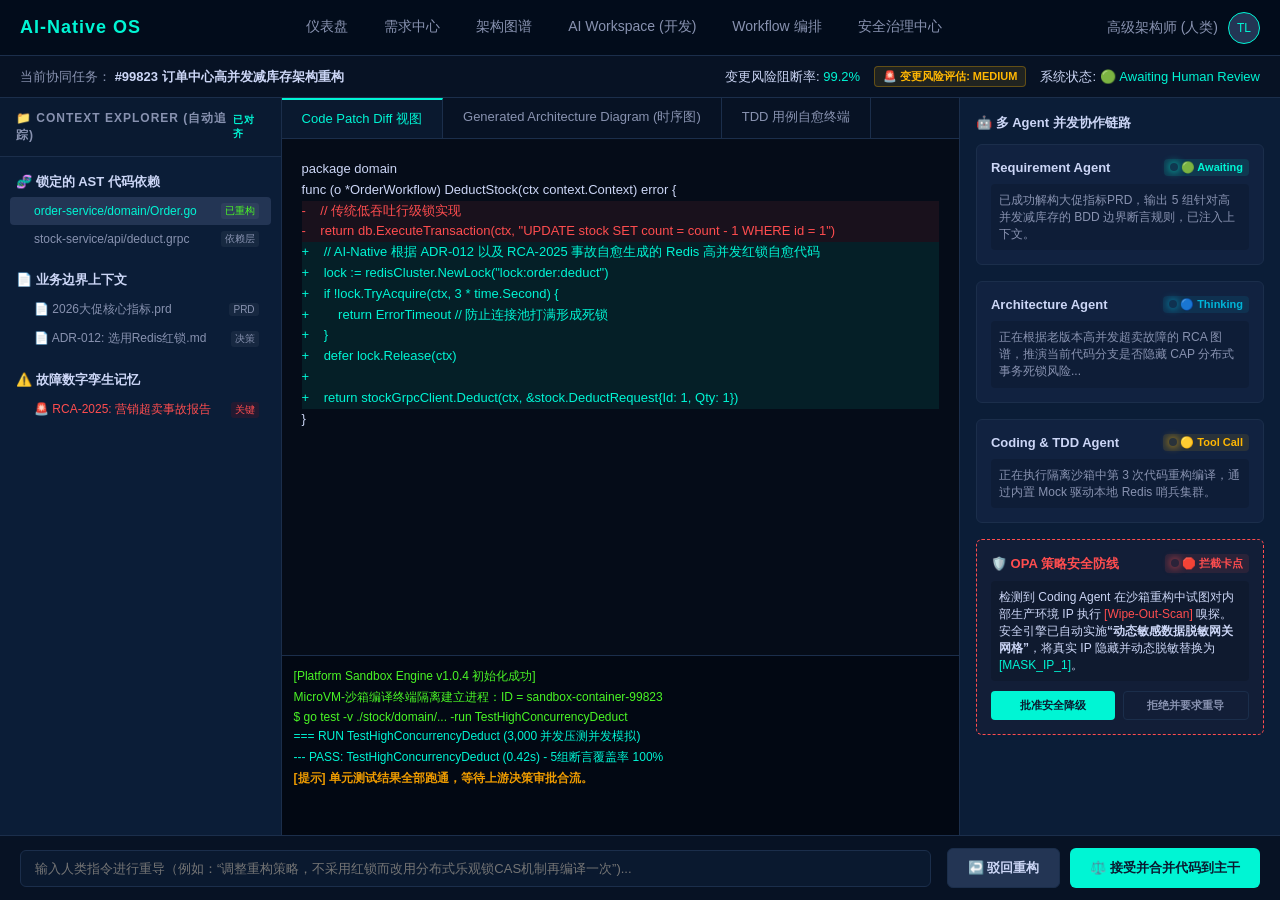
<file: index.html>
<!DOCTYPE html>
<html lang="zh-CN">
<head>
    <meta charset="UTF-8">
    <meta name="viewport" content="width=device-width, initial-scale=1.0">
    <title>AI-Native 研发平台 - 可视化交互原型</title>
    <link rel="stylesheet" href="style.css">
</head>
<body>

    <header>
        <div class="logo-area">
            <div class="logo">AI-Native OS</div>
        </div>
        <div class="nav-tabs">
            <a class="nav-item" href="pages/dashboard.html"  target="main-frame">仪表盘</a>
            <a class="nav-item" href="pages/requirements.html"  target="main-frame">需求中心</a>
            <a class="nav-item" href="pages/architecture.html"  target="main-frame">架构图谱</a>
            <a class="nav-item" href="pages/workspace.html" target="main-frame">AI Workspace (开发)</a>
            <a class="nav-item" href="pages/workflow.html" target="main-frame">Workflow 编排</a>
            <a class="nav-item" href="pages/governance.html" target="main-frame">安全治理中心</a>
        </div>
        <div class="user-profile">
            <span>高级架构师 (人类)</span>
            <div class="avatar">TL</div>
        </div>
    </header>

    <div class="status-bar">
        <div>
            <span style="color: var(--text-muted)">当前协同任务：</span> 
            <strong>#99823 订单中心高并发减库存架构重构</strong>
        </div>
        <div style="display: flex; align-items: center; gap: 14px;">
            <div>变更风险阻断率: <span style="color:var(--primary)">99.2%</span></div>
            <div class="risk-badge">🚨 变更风险评估: MEDIUM</div>
            <div>系统状态: <span style="color: var(--indicator-awaiting)">🟢 Awaiting Human Review</span></div>
        </div>
    </div>

    <iframe class="iframe-container" src="pages/workspace.html" name="main-frame"></iframe>

    <div class="bottom-bar">
        <div class="prompt-input-container">
            <input type="text" class="prompt-input" placeholder="输入人类指令进行重导（例如：“调整重构策略，不采用红锁而改用分布式乐观锁CAS机制再编译一次”)...">
        </div>
        <div class="action-buttons">
            <button class="btn-main btn-secondary" onclick="alert('工作流分支已被驳回，AI正在退回上一节点重新解构。')">↩️ 驳回重构</button>
            <button class="btn-main btn-primary" onclick="alert('✅ 变更集审批通过！代码已自动推送到 Git 主干并触发灰度流水线发布。')">⚖️ 接受并合并代码到主干</button>
        </div>
    </div>

</body>
</html>
</file>
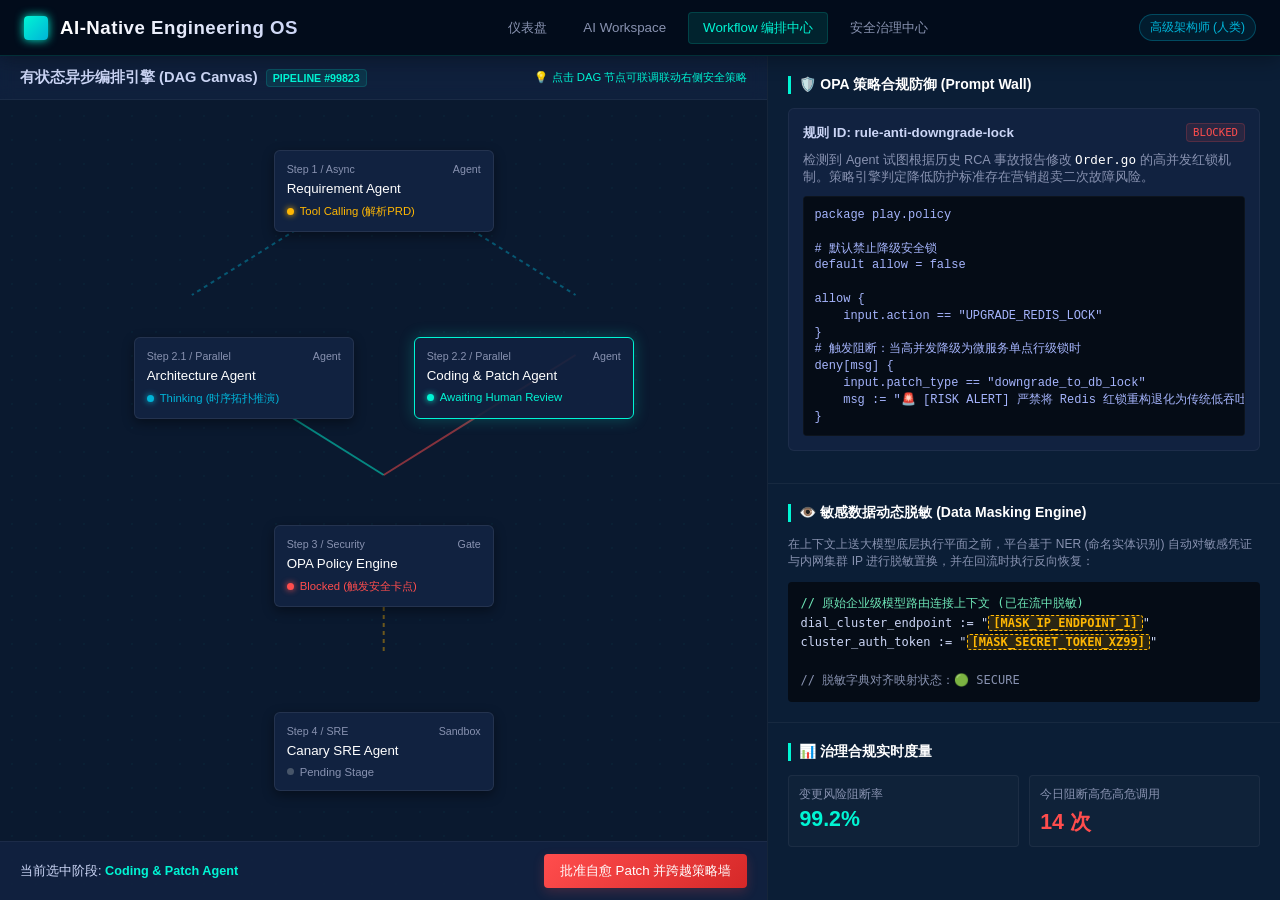
<file: workflow.html>
<!DOCTYPE html>
<html lang="zh-CN">
<head>
    <meta charset="UTF-8">
    <meta name="viewport" content="width=device-width, initial-scale=1.0">
    <title>AI-Native Engineering Platform - Workflow & Governance Center</title>
    <style>
        :root {
            --bg-base: #0A192F;
            --bg-surface: #112240;
            --bg-element: #233554;
            --color-text-primary: #CCD6F6;
            --color-text-muted: #8892B0;
            --color-mint: #00F5D4;
            --color-blue: #00B4D8;
            --color-amber: #FFB703;
            --color-danger: #FF4D4D;
            --border-light: rgba(0, 245, 212, 0.15);
            --font-family: 'Google Sans', 'Segoe UI', Arial, sans-serif;
        }

        * {
            box-sizing: border-box;
            margin: 0;
            padding: 0;
        }

        body {
            background-color: var(--bg-base);
            color: var(--color-text-primary);
            font-family: var(--font-family);
            display: flex;
            flex-direction: column;
            height: 100vh;
            overflow: hidden;
        }

        /* 统一置顶导航栏 */
        header {
            background-color: #020C1B;
            padding: 0 24px;
            height: 56px;
            display: flex;
            align-items: center;
            justify-content: space-between;
            border-bottom: 1px solid var(--border-light);
            box-shadow: 0 4px 20px rgba(0,0,0,0.3);
            z-index: 10;
        }

        .logo-area {
            display: flex;
            align-items: center;
            gap: 12px;
        }

        .logo-icon {
            width: 24px;
            height: 24px;
            border-radius: 4px;
            background: linear-gradient(135deg, var(--color-mint), var(--color-blue));
            box-shadow: 0 0 10px var(--color-mint);
        }

        .logo-title {
            font-size: 14pt;
            font-weight: 600;
            letter-spacing: 0.5px;
            background: linear-gradient(to right, #FFF, var(--color-text-primary));
            -webkit-background-clip: text;
            -webkit-text-fill-color: transparent;
        }

        nav {
            display: flex;
            gap: 8px;
            height: 100%;
            align-items: center;
        }

        nav a {
            color: var(--color-text-muted);
            text-decoration: none;
            padding: 6px 14px;
            font-size: 10pt;
            border-radius: 4px;
            transition: all 0.2s ease;
        }

        nav a:hover {
            color: var(--color-mint);
            background-color: rgba(0, 245, 212, 0.05);
        }

        nav a.active {
            color: var(--color-mint);
            background-color: rgba(0, 245, 212, 0.1);
            border: 1px solid var(--border-light);
        }

        .user-badge {
            font-size: 9pt;
            background: rgba(0, 180, 216, 0.1);
            border: 1px solid rgba(0, 180, 216, 0.3);
            padding: 4px 10px;
            border-radius: 20px;
            color: var(--color-blue);
        }

        /* 主画布布局 */
        .main-container {
            display: flex;
            flex: 1;
            overflow: hidden;
        }

        /* 左侧：工作流 DAG 编排视图 */
        .workflow-panel {
            flex: 3;
            border-right: 1px solid rgba(255,255,255,0.05);
            display: flex;
            flex-direction: column;
            background-image: radial-gradient(rgba(0, 245, 212, 0.03) 1px, transparent 0);
            background-size: 24px 24px;
            position: relative;
        }

        .panel-header {
            background-color: rgba(17, 34, 64, 0.8);
            padding: 12px 20px;
            border-bottom: 1px solid rgba(255,255,255,0.05);
            backdrop-filter: blur(8px);
            display: flex;
            justify-content: space-between;
            align-items: center;
        }

        .panel-title {
            font-size: 11pt;
            font-weight: 600;
            display: flex;
            align-items: center;
            gap: 8px;
        }

        .badge-live {
            background-color: rgba(0, 245, 212, 0.1);
            color: var(--color-mint);
            font-size: 8pt;
            padding: 2px 6px;
            border-radius: 4px;
            border: 1px solid var(--border-light);
        }

        /* DAG 画布模拟 */
        .dag-canvas {
            flex: 1;
            position: relative;
            padding: 40px;
            display: flex;
            flex-direction: column;
            justify-content: space-between;
            align-items: center;
            overflow-y: auto;
        }

        .dag-layer {
            display: flex;
            justify-content: center;
            gap: 60px;
            width: 100%;
            position: relative;
        }

        /* SVG 连线层 */
        .dag-svg-layer {
            position: absolute;
            top: 0;
            left: 0;
            width: 100%;
            height: 100%;
            pointer-events: none;
            z-index: 1;
        }

        .dag-node {
            background-color: var(--bg-surface);
            border: 1px solid rgba(255,255,255,0.08);
            border-radius: 6px;
            width: 220px;
            padding: 12px;
            box-shadow: 0 4px 12px rgba(0,0,0,0.4);
            z-index: 2;
            cursor: pointer;
            transition: all 0.25s ease;
            position: relative;
        }

        .dag-node:hover {
            border-color: var(--color-blue);
            box-shadow: 0 0 12px rgba(0, 180, 216, 0.2);
            transform: translateY(-2px);
        }

        .dag-node.active {
            border-color: var(--color-mint);
            box-shadow: 0 0 15px rgba(0, 245, 212, 0.25);
            background-color: rgba(17, 34, 64, 0.9);
        }

        .node-meta {
            display: flex;
            justify-content: space-between;
            align-items: center;
            margin-bottom: 6px;
            font-size: 8pt;
            color: var(--color-text-muted);
        }

        .node-name {
            font-size: 10pt;
            font-weight: 500;
            color: #FFF;
            margin-bottom: 8px;
            white-space: nowrap;
            overflow: hidden;
            text-transform: p;
        }

        .node-status {
            display: flex;
            align-items: center;
            gap: 6px;
            font-size: 8.5pt;
        }

        /* 状态灯球 */
        .status-dot {
            width: 7px;
            height: 7px;
            border-radius: 50%;
            display: inline-block;
        }
        .dot-thinking { background-color: var(--color-blue); box-shadow: 0 0 6px var(--color-blue); }
        .dot-awaiting { background-color: var(--color-mint); box-shadow: 0 0 6px var(--color-mint); }
        .dot-tool { background-color: var(--color-amber); box-shadow: 0 0 6px var(--color-amber); }
        .dot-blocked { background-color: var(--color-danger); box-shadow: 0 0 6px var(--color-danger); }

        /* 右侧：安全治理与策略监控审计（Policy Guard） */
        .governance-panel {
            flex: 2;
            background-color: #0B1E36;
            display: flex;
            flex-direction: column;
            overflow-y: auto;
        }

        .gov-section {
            padding: 20px;
            border-bottom: 1px solid rgba(255,255,255,0.05);
        }

        .gov-section-title {
            font-size: 10.5pt;
            font-weight: 600;
            color: #FFF;
            margin-bottom: 14px;
            display: flex;
            align-items: center;
            gap: 8px;
            border-left: 3px solid var(--color-mint);
            padding-left: 8px;
        }

        /* OPA 策略卡片 */
        .policy-card {
            background-color: var(--bg-surface);
            border-radius: 6px;
            border: 1px solid rgba(255,255,255,0.05);
            padding: 14px;
            margin-bottom: 12px;
        }

        .policy-header {
            display: flex;
            justify-content: space-between;
            align-items: center;
            margin-bottom: 10px;
        }

        .policy-tag {
            font-size: 8pt;
            font-family: monospace;
            background: rgba(255, 77, 77, 0.1);
            color: var(--color-danger);
            padding: 2px 6px;
            border-radius: 4px;
            border: 1px solid rgba(255, 77, 77, 0.2);
        }

        .policy-tag.pass {
            background: rgba(0, 245, 212, 0.1);
            color: var(--color-mint);
            border: 1px solid rgba(0, 245, 212, 0.2);
        }

        /* 规整的代码块组件 */
        pre {
            background-color: #050C16;
            padding: 10px;
            border-radius: 4px;
            font-family: 'Courier New', Courier, monospace;
            font-size: 9pt;
            color: #A5B4FC;
            overflow-x: auto;
            border: 1px solid rgba(255,255,255,0.03);
            line-height: 1.4;
        }

        /* 脱敏敏感字段高亮组件 */
        .mask-preview {
            background-color: #050C16;
            padding: 12px;
            border-radius: 4px;
            font-family: monospace;
            font-size: 9pt;
            line-height: 1.6;
        }

        .masked-token {
            background-color: rgba(255, 183, 3, 0.15);
            color: var(--color-amber);
            border: 1px dashed var(--color-amber);
            padding: 0 4px;
            border-radius: 3px;
            font-weight: bold;
        }

        /* 悬浮交互式按钮提示 */
        .interactive-footer {
            background-color: rgba(17, 34, 64, 0.9);
            padding: 12px 20px;
            border-top: 1px solid rgba(255,255,255,0.05);
            display: flex;
            justify-content: space-between;
            align-items: center;
            font-size: 9.5pt;
        }

        .btn-action {
            background: linear-gradient(135deg, #FF4D4D, #D62828);
            color: white;
            border: none;
            padding: 8px 16px;
            border-radius: 4px;
            font-weight: 500;
            cursor: pointer;
            box-shadow: 0 4px 12px rgba(255, 77, 77, 0.2);
            transition: all 0.2s ease;
        }

        .btn-action:hover {
            transform: translateY(-1px);
            box-shadow: 0 4px 16px rgba(255, 77, 77, 0.4);
        }

        .btn-action.resolve {
            background: linear-gradient(135deg, var(--color-mint), #00B4D8);
            color: #0A192F;
            box-shadow: 0 4px 12px rgba(0, 245, 212, 0.2);
        }

        /* 局部动态更新提示 */
        .toast-info {
            font-size: 8.5pt;
            color: var(--color-mint);
            animation: pulse 2s infinite;
        }

        @keyframes pulse {
            0% { opacity: 0.6; }
            50% { opacity: 1; }
            100% { opacity: 0.6; }
        }
    </style>
</head>
<body>

    <header>
        <div class="logo-area">
            <div class="logo-icon"></div>
            <div class="logo-title">AI-Native Engineering OS</div>
        </div>
        <nav>
            <a href="index.html">仪表盘</a>
            <a href="workspace.html">AI Workspace</a>
            <a href="workflow.html" class="active">Workflow 编排中心</a>
            <a href="governance.html">安全治理中心</a>
        </nav>
        <div class="user-badge">高级架构师 (人类)</div>
    </header>

    <div class="main-container">
        
        <div class="workflow-panel">
            <div class="panel-header">
                <div class="panel-title">
                    <span>有状态异步编排引擎 (DAG Canvas)</span>
                    <span class="badge-live">PIPELINE #99823</span>
                </div>
                <div class="toast-info">💡 点击 DAG 节点可联调联动右侧安全策略</div>
            </div>

            <div class="dag-canvas">
                <svg class="dag-svg-layer">
                    <line x1="50%" y1="75" x2="25%" y2="195" stroke="rgba(0, 180, 216, 0.4)" stroke-width="2" stroke-dasharray="4"/>
                    <line x1="50%" y1="75" x2="75%" y2="195" stroke="rgba(0, 180, 216, 0.4)" stroke-width="2" stroke-dasharray="4"/>
                    <line x1="25%" y1="255" x2="50%" y2="375" stroke="rgba(0, 245, 212, 0.5)" stroke-width="2" />
                    <line x1="75%" y1="255" x2="50%" y2="375" stroke="rgba(255, 77, 77, 0.5)" stroke-width="2" />
                    <line x1="50%" y1="435" x2="50%" y2="555" stroke="rgba(255, 183, 3, 0.4)" stroke-width="2" stroke-dasharray="4"/>
                </svg>

                <div class="dag-layer" style="margin-top: 10px;">
                    <div class="dag-node" id="node-req" onclick="selectNode('req')">
                        <div class="node-meta"><span>Step 1 / Async</span><span>Agent</span></div>
                        <div class="node-name">Requirement Agent</div>
                        <div class="node-status"><span class="status-dot dot-tool"></span><span style="color:var(--color-amber)">Tool Calling (解析PRD)</span></div>
                    </div>
                </div>

                <div class="dag-layer">
                    <div class="dag-node" id="node-arch" onclick="selectNode('arch')">
                        <div class="node-meta"><span>Step 2.1 / Parallel</span><span>Agent</span></div>
                        <div class="node-name">Architecture Agent</div>
                        <div class="node-status"><span class="status-dot dot-thinking"></span><span style="color:var(--color-blue)">Thinking (时序拓扑推演)</span></div>
                    </div>
                    <div class="dag-node active" id="node-code" onclick="selectNode('code')">
                        <div class="node-meta"><span>Step 2.2 / Parallel</span><span>Agent</span></div>
                        <div class="node-name">Coding & Patch Agent</div>
                        <div class="node-status"><span class="status-dot dot-awaiting"></span><span style="color:var(--color-mint)">Awaiting Human Review</span></div>
                    </div>
                </div>

                <div class="dag-layer">
                    <div class="dag-node" id="node-gov" onclick="selectNode('gov')">
                        <div class="node-meta"><span>Step 3 / Security</span><span>Gate</span></div>
                        <div class="node-name">OPA Policy Engine</div>
                        <div class="node-status"><span class="status-dot dot-blocked"></span><span style="color:var(--color-danger)">Blocked (触发安全卡点)</span></div>
                    </div>
                </div>

                <div class="dag-layer" style="margin-bottom: 10px;">
                    <div class="dag-node" id="node-sre" onclick="selectNode('sre')">
                        <div class="node-meta"><span>Step 4 / SRE</span><span>Sandbox</span></div>
                        <div class="node-name">Canary SRE Agent</div>
                        <div class="node-status"><span class="status-dot-thinking" style="width:7px; height:7px; background:#475569; border-radius:50%; display:inline-block;"></span><span style="color:var(--color-text-muted)">Pending Stage</span></div>
                    </div>
                </div>
            </div>

            <div class="interactive-footer">
                <div>当前选中阶段: <strong id="selected-node-text" style="color:var(--color-mint);">Coding & Patch Agent</strong></div>
                <div id="action-area">
                    <button class="btn-action" id="btn-hitl" onclick="triggerApprove()">批准自愈 Patch 并跨越策略墙</button>
                </div>
            </div>
        </div>
        
        <div class="governance-panel">
            
            <div class="gov-section">
                <div class="gov-section-title">🛡️ OPA 策略合规防御 (Prompt Wall)</div>
                
                <div class="policy-card">
                    <div class="policy-header">
                        <strong style="font-size:10pt;">规则 ID: rule-anti-downgrade-lock</strong>
                        <span class="policy-tag" id="policy-status-tag">BLOCKED</span>
                    </div>
                    <p style="font-size:9.5pt; color:var(--color-text-muted); margin-bottom:10px;">
                        检测到 Agent 试图根据历史 RCA 事故报告修改 <span style="color:#FFF; font-family:monospace;">Order.go</span> 的高并发红锁机制。策略引擎判定降低防护标准存在营销超卖二次故障风险。
                    </p>
                    <pre id="opa-code">package play.policy

# 默认禁止降级安全锁
default allow = false

allow {
    input.action == "UPGRADE_REDIS_LOCK"
}
# 触发阻断：当高并发降级为微服务单点行级锁时
deny[msg] {
    input.patch_type == "downgrade_to_db_lock"
    msg := "🚨 [RISK ALERT] 严禁将 Redis 红锁重构退化为传统低吞吐行级锁！"
}</pre>
                </div>
            </div>

            <div class="gov-section">
                <div class="gov-section-title">👁️ 敏感数据动态脱敏 (Data Masking Engine)</div>
                <p style="font-size:9pt; color:var(--color-text-muted); margin-bottom:12px;">
                    在上下文上送大模型底层执行平面之前，平台基于 NER (命名实体识别) 自动对敏感凭证与内网集群 IP 进行脱敏置换，并在回流时执行反向恢复：
                </p>
                <div class="mask-preview">
                    <span style="color: #6EE7B7;">// 原始企业级模型路由连接上下文 (已在流中脱敏)</span><br>
                    dial_cluster_endpoint := "<span class="masked-token">[MASK_IP_ENDPOINT_1]</span>"<br>
                    cluster_auth_token  := "<span class="masked-token">[MASK_SECRET_TOKEN_XZ99]</span>"<br><br>
                    <span style="color: var(--color-text-muted);">// 脱敏字典对齐映射状态：🟢 SECURE</span>
                </div>
            </div>

            <div class="gov-section" style="border-bottom:none;">
                <div class="gov-section-title">📊 治理合规实时度量</div>
                <div style="display:grid; grid-template-columns: 1fr 1fr; gap: 10px; font-size: 9pt;">
                    <div style="background:rgba(255,255,255,0.02); padding:10px; border-radius:4px; border:1px solid rgba(255,255,255,0.05)">
                        <div style="color:var(--color-text-muted);">变更风险阻断率</div>
                        <div style="font-size:16pt; font-weight:bold; color:var(--color-mint); margin-top:4px;">99.2%</div>
                    </div>
                    <div style="background:rgba(255,255,255,0.02); padding:10px; border-radius:4px; border:1px solid rgba(255,255,255,0.05)">
                        <div style="color:var(--color-text-muted);">今日阻断高危高危调用</div>
                        <div style="font-size:16pt; font-weight:bold; color:var(--color-danger); margin-top:4px;">14 次</div>
                    </div>
                </div>
            </div>

        </div>
    </div>

    <script>
        // 节点数据联动定义
        const nodeDetails = {
            'req': { title: 'Requirement Agent', color: 'var(--color-amber)', text: '解析 PRD 阶段。正在对齐大促边界核心指标。' },
            'arch': { title: 'Architecture Agent', color: 'var(--color-blue)', text: '架构推演阶段。基于 AST 生成微服务分布式血缘拓扑。' },
            'code': { title: 'Coding & Patch Agent', color: 'var(--color-mint)', text: 'Awaiting Human Review。代码自愈就绪，等待最终决策。' },
            'gov': { title: 'OPA Policy Engine', color: 'var(--color-danger)', text: '策略卡点拦截中。检测到敏感数据库红锁规则变更。' },
            'sre': { title: 'Canary SRE Agent', color: 'var(--color-text-muted)', text: '等待前置流水线通过后启动 MicroVM 沙箱测试。' }
        };

        function selectNode(nodeId) {
            // 切换选中样式
            document.querySelectorAll('.dag-node').forEach(node => node.classList.remove('active'));
            const currentNode = document.getElementById(`node-${nodeId}`);
            if(currentNode) currentNode.classList.add('active');

            // 更改控制台底部文字
            document.getElementById('selected-node-text').innerText = nodeDetails[nodeId].title;
            document.getElementById('selected-node-text').style.color = nodeDetails[nodeId].color;

            // 动态改变联动行为
            const actionBtn = document.getElementById('btn-hitl');
            if(nodeId === 'code' || nodeId === 'gov') {
                actionBtn.style.display = 'block';
                actionBtn.innerText = "批准自愈 Patch 并跨越策略墙";
                actionBtn.className = "btn-action";
            } else {
                actionBtn.style.display = 'none';
            }
        }

        // 模拟高级架构师点击 HITL 人类最终确认放行交互
        function triggerApprove() {
            if(confirm("您当前正作为高级架构师（Human-in-the-loop）执行放行。是否确认强行覆盖 OPA 安全卡点，下发生产沙箱进行 Redis 高并发锁的自愈重构？")) {
                // 联动改变右侧 OPA 策略标签状态
                const tag = document.getElementById('policy-status-tag');
                tag.innerText = "PASSED BY HUMAN";
                tag.className = "policy-tag pass";
                
                // 联动改变左侧 OPA 节点状态为绿色安全放行
                const govNodeStatus = document.querySelector('#node-gov .node-status');
                govNodeStatus.innerHTML = '<span class="status-dot dot-awaiting"></span><span style="color:var(--color-mint)">Bypassed (人类授权通过)</span>';
                
                // 变更底部状态
                alert("🚀 放行成功！有状态工作流引擎已跃过策略墙。流水线已成功移交下一步：Canary SRE Agent 进行沙箱 MicroVM 模拟金丝雀发布。");
                
                const actionArea = document.getElementById('action-area');
                actionArea.innerHTML = '<span style="color:var(--color-mint); font-size:9pt;">🟢 Pipeline 正在异步平原平稳运行中...</span>';
            }
        }
    </script>
</body>
</html>
</file>
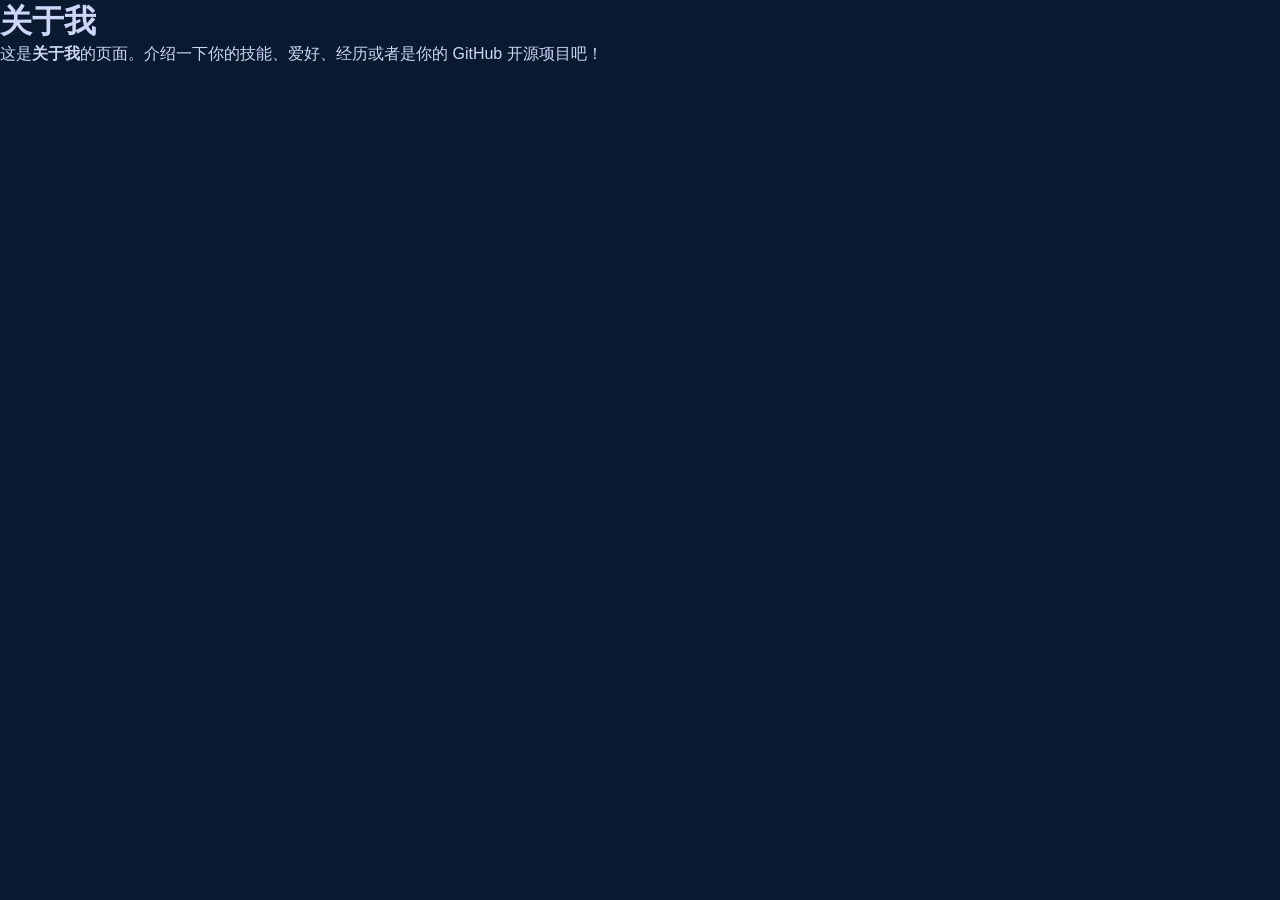
<file: pages/about.html>
<!DOCTYPE html>
<html lang="zh-CN">
<head>
    <meta charset="UTF-8">
    <link rel="stylesheet" href="../style.css"> <title>关于我</title>
</head>
<body>
    <div class="page-content">
        <h1>关于我</h1>
        <p>这是<b>关于我</b>的页面。介绍一下你的技能、爱好、经历或者是你的 GitHub 开源项目吧！</p>
    </div>
</body>
</html>
</file>
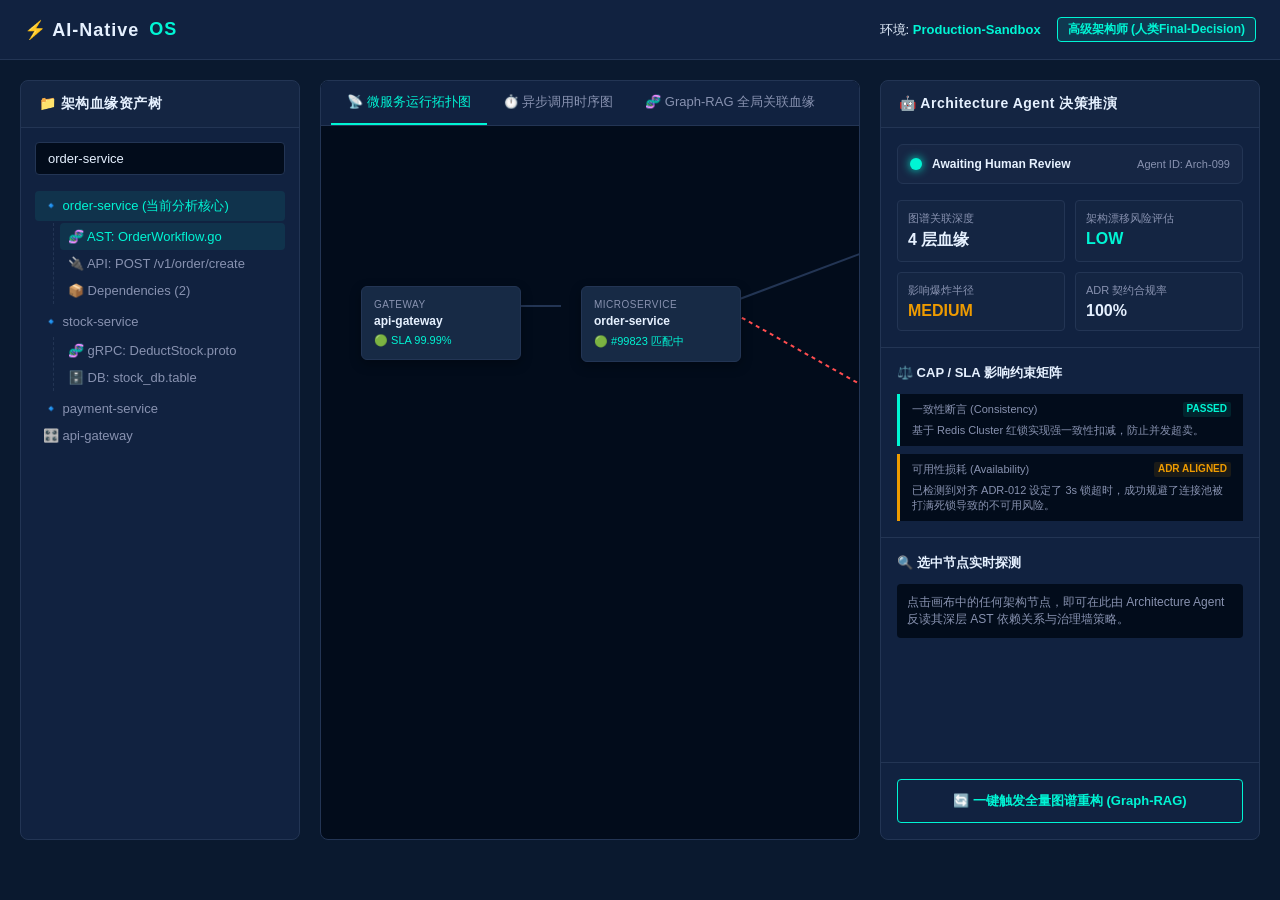
<file: pages/architecture.html>
<!DOCTYPE html>
<html lang="zh-CN">
<head>
    <meta charset="UTF-8">
    <meta name="viewport" content="width=device-width, initial-scale=1.0">
    <title>AI-Native OS - 架构图谱与血缘孪生中心</title>
    <style>
        :root {
            --bg-body: #0A192F;
            --bg-main: #112240;
            --bg-card: #172A45;
            --bg-input: #020c1b;
            --border: #233554;
            --border-focus: #00F5D4;
            --text-main: #E6F1FF;
            --text-muted: #8892B0;
            --text-link: #00F5D4;
            
            /* AILighting 状态机色彩 */
            --status-thinking: #00b4d8;
            --status-awaiting: #00F5D4;
            --status-tool: #ee9b00;
            --status-blocked: #ff4d4f;

            /* 核心霓虹炫光 */
            --glow-primary: rgba(0, 245, 212, 0.25);
            --glow-error: rgba(255, 77, 79, 0.2);
        }

        * {
            box-sizing: border-box;
            margin: 0;
            padding: 0;
            font-family: 'Google Sans', 'Segoe UI', -apple-system, BlinkMacSystemFont, sans-serif;
        }

        body {
            background-color: var(--bg-body);
            color: var(--text-main);
            overflow-x: hidden;
            padding-bottom: 30px;
        }

        /* 顶部通栏导航 */
        .navbar {
            background-color: var(--bg-main);
            border-bottom: 1px solid var(--border);
            padding: 0 24px;
            height: 60px;
            display: flex;
            align-items: center;
            justify-content: space-between;
            position: sticky;
            top: 0;
            z-index: 100;
        }

        .nav-logo {
            display: flex;
            align-items: center;
            gap: 10px;
            font-size: 18px;
            font-weight: 700;
            color: var(--text-main);
            letter-spacing: 1px;
        }

        .nav-logo span {
            color: var(--border-focus);
        }

        .nav-links {
            display: flex;
            gap: 4px;
            height: 100%;
        }

        .nav-item {
            color: var(--text-muted);
            text-decoration: none;
            padding: 0 16px;
            display: flex;
            align-items: center;
            font-size: 14px;
            font-weight: 500;
            transition: all 0.3s;
            border-bottom: 3px solid transparent;
        }

        .nav-item:hover {
            color: var(--text-main);
            background-color: rgba(255, 255, 255, 0.02);
        }

        .nav-item.active {
            color: var(--border-focus);
            border-bottom-color: var(--border-focus);
            background: linear-gradient(to bottom, transparent, rgba(0, 245, 212, 0.05));
        }

        .nav-meta {
            display: flex;
            align-items: center;
            gap: 16px;
            font-size: 13px;
        }

        .role-badge {
            background: rgba(0, 245, 212, 0.1);
            border: 1px solid var(--border-focus);
            color: var(--border-focus);
            padding: 3px 10px;
            border-radius: 4px;
            font-size: 12px;
            font-weight: bold;
        }

        /* 主弹性布局三栏画布 */
        .main-grid {
            display: grid;
            grid-template-columns: 280px 1fr 380px;
            gap: 20px;
            padding: 20px;
            height: calc(100vh - 100px);
            min-height: 650px;
        }

        /* 通用卡片容器 */
        .cyber-card {
            background-color: var(--bg-main);
            border: 1px solid var(--border);
            border-radius: 8px;
            display: flex;
            flex-direction: column;
            overflow: hidden;
        }

        .card-header {
            padding: 14px 18px;
            border-bottom: 1px solid var(--border);
            display: flex;
            align-items: center;
            justify-content: space-between;
            background: rgba(255, 255, 255, 0.01);
        }

        .card-title {
            font-size: 14px;
            font-weight: 600;
            letter-spacing: 0.5px;
            display: flex;
            align-items: center;
            gap: 8px;
        }

        /* 左栏：拓扑资产目录树 */
        .asset-tree {
            padding: 14px;
            overflow-y: auto;
            flex: 1;
        }

        .search-box {
            width: 100%;
            background-color: var(--bg-input);
            border: 1px solid var(--border);
            border-radius: 4px;
            padding: 8px 12px;
            color: var(--text-main);
            font-size: 13px;
            margin-bottom: 16px;
            transition: all 0.3s;
        }

        .search-box:focus {
            outline: none;
            border-color: var(--border-focus);
            box-shadow: 0 0 8px var(--glow-primary);
        }

        .tree-node {
            padding: 6px 8px;
            border-radius: 4px;
            font-size: 13px;
            cursor: pointer;
            display: flex;
            align-items: center;
            gap: 8px;
            color: var(--text-muted);
            transition: all 0.2s;
        }

        .tree-node:hover {
            background: rgba(255, 255, 255, 0.03);
            color: var(--text-main);
        }

        .tree-node.active {
            background: rgba(0, 245, 212, 0.08);
            color: var(--border-focus);
            font-weight: 500;
        }

        .tree-sub-list {
            margin-left: 18px;
            border-left: 1px dashed var(--border);
            padding-left: 6px;
            margin-top: 2px;
            margin-bottom: 4px;
        }

        /* 中间栏：架构多维视窗画布 */
        .canvas-area {
            position: relative;
            background-color: var(--bg-input);
            display: flex;
            flex-direction: column;
        }

        .canvas-tabs {
            display: flex;
            border-bottom: 1px solid var(--border);
            background: var(--bg-main);
            padding: 0 10px;
        }

        .canvas-tab-btn {
            background: transparent;
            border: none;
            color: var(--text-muted);
            padding: 12px 16px;
            font-size: 13px;
            font-weight: 500;
            cursor: pointer;
            border-bottom: 2px solid transparent;
            transition: all 0.3s;
        }

        .canvas-tab-btn:hover {
            color: var(--text-main);
        }

        .canvas-tab-btn.active {
            color: var(--border-focus);
            border-bottom-color: var(--border-focus);
        }

        .canvas-body {
            flex: 1;
            position: relative;
            overflow: auto;
            display: flex;
            align-items: center;
            justify-content: center;
            padding: 20px;
        }

        /* 数字化流转与拓扑图仿皮（SVG图形绘制组件模拟） */
        .topology-container, .sequence-container, .graphrag-container {
            width: 100%;
            height: 100%;
            display: none;
            position: relative;
        }

        .topology-container.active, .sequence-container.active, .graphrag-container.active {
            display: block;
        }

        /* 架构图形节点样式 */
        .arch-node {
            position: absolute;
            background: var(--bg-card);
            border: 1px solid var(--border);
            border-radius: 6px;
            padding: 12px;
            width: 160px;
            box-shadow: 0 4px 12px rgba(0,0,0,0.3);
            cursor: pointer;
            transition: table 0.3s, border-color 0.3s, box-shadow 0.3s;
            z-index: 2;
        }

        .arch-node:hover {
            border-color: var(--border-focus);
            box-shadow: 0 0 12px var(--glow-primary);
            transform: translateY(-2px);
        }

        .arch-node.selected {
            border-color: var(--border-focus);
            background: linear-gradient(145deg, var(--bg-card), rgba(0, 245, 212, 0.05));
            box-shadow: 0 0 16px rgba(0, 245, 212, 0.2);
        }

        .arch-node.risk {
            border-color: var(--status-blocked);
            box-shadow: 0 0 12px var(--glow-error);
        }

        .node-type {
            font-size: 10px;
            text-transform: uppercase;
            color: var(--text-muted);
            letter-spacing: 0.5px;
            margin-bottom: 4px;
        }

        .node-name {
            font-size: 12px;
            font-weight: 600;
        }

        .node-status {
            margin-top: 6px;
            font-size: 11px;
            display: flex;
            align-items: center;
            gap: 4px;
            color: var(--border-focus);
        }

        /* 画布内连线渲染（纯 CSS/SVG 实现完美高保真效果） */
        .svg-overlay {
            position: absolute;
            top: 0;
            left: 0;
            width: 100%;
            height: 100%;
            pointer-events: none;
            z-index: 1;
        }

        /* 时序图专用设计样式 */
        .seq-timeline {
            display: flex;
            justify-content: space-around;
            height: 100%;
            padding-top: 20px;
        }

        .seq-actor {
            display: flex;
            flex-direction: column;
            align-items: center;
            width: 120px;
            position: relative;
        }

        .actor-box {
            background: var(--bg-card);
            border: 1px solid var(--border);
            padding: 8px 12px;
            border-radius: 4px;
            font-size: 12px;
            text-align: center;
            font-weight: bold;
            width: 100%;
        }

        .actor-line {
            width: 1px;
            border-left: 1px dashed var(--border);
            flex: 1;
            margin-top: 10px;
        }

        /* 右栏：推演控制与分析面板 */
        .panel-right {
            overflow-y: auto;
        }

        /* AILighting 状态指示灯模块 */
        .ailighting-box {
            background: rgba(255, 255, 255, 0.02);
            border: 1px solid var(--border);
            border-radius: 6px;
            padding: 12px;
            margin: 16px;
            display: flex;
            align-items: center;
            justify-content: space-between;
        }

        .status-emitter {
            display: flex;
            align-items: center;
            gap: 10px;
        }

        .lamp-sphere {
            width: 12px;
            height: 12px;
            border-radius: 50%;
            background-color: var(--status-awaiting);
            box-shadow: 0 0 10px var(--status-awaiting);
            transition: all 0.3s;
        }

        .lamp-sphere.thinking {
            background-color: var(--status-thinking);
            box-shadow: 0 0 12px var(--status-thinking);
            animation: pulse 1.5s infinite;
        }

        .lamp-sphere.tool {
            background-color: var(--status-tool);
            box-shadow: 0 0 12px var(--status-tool);
        }

        .status-text {
            font-size: 12px;
            font-weight: 600;
        }

        /* 原型遥测卡片指标 */
        .telemetry-mini-grid {
            display: grid;
            grid-template-columns: 1fr 1fr;
            gap: 10px;
            padding: 0 16px 16px 16px;
        }

        .telemetry-card {
            background: rgba(255,255,255,0.01);
            border: 1px solid var(--border);
            border-radius: 4px;
            padding: 10px;
        }

        .telemetry-label {
            font-size: 11px;
            color: var(--text-muted);
        }

        .telemetry-value {
            font-size: 16px;
            font-weight: bold;
            margin-top: 4px;
            color: var(--text-main);
        }

        /* CAP与爆炸半径约束矩阵 */
        .matrix-section {
            border-top: 1px solid var(--border);
            padding: 16px;
        }

        .section-title {
            font-size: 13px;
            color: var(--text-main);
            margin-bottom: 12px;
            display: flex;
            align-items: center;
            gap: 6px;
            font-weight: bold;
        }

        .compliance-list {
            display: flex;
            flex-direction: column;
            gap: 8px;
        }

        .compliance-item {
            background: var(--bg-input);
            border-left: 3px solid var(--status-awaiting);
            padding: 8px 12px;
            font-size: 12px;
            display: flex;
            flex-direction: column;
            gap: 4px;
        }

        .compliance-item.warning {
            border-left-color: var(--status-tool);
        }

        .compliance-meta {
            display: flex;
            justify-content: space-between;
            color: var(--text-muted);
            font-size: 11px;
        }

        .badge-status {
            font-size: 10px;
            padding: 1px 4px;
            border-radius: 2px;
            font-weight: bold;
        }

        .badge-status.pass {
            background: rgba(0, 245, 212, 0.1);
            color: var(--status-awaiting);
        }

        .badge-status.warn {
            background: rgba(238, 155, 0, 0.1);
            color: var(--status-tool);
        }

        /* 触发表单联动重构的大按钮 */
        .action-container {
            padding: 16px;
            margin-top: auto;
            border-top: 1px solid var(--border);
        }

        .cyber-btn {
            width: 100%;
            background: transparent;
            border: 1px solid var(--border-focus);
            color: var(--border-focus);
            padding: 12px;
            border-radius: 4px;
            font-weight: bold;
            font-size: 13px;
            cursor: pointer;
            transition: all 0.3s;
            display: flex;
            align-items: center;
            justify-content: center;
            gap: 8px;
        }

        .cyber-btn:hover {
            background: rgba(0, 245, 212, 0.1);
            box-shadow: 0 0 15px var(--glow-primary);
        }

        @keyframes pulse {
            0% { opacity: 0.6; }
            50% { opacity: 1; filter: brightness(1.2); }
            100% { opacity: 0.6; }
        }
    </style>
</head>
<body>

    <div class="navbar">
        <div class="nav-logo">
            ⚡ AI-Native <span>OS</span>
        </div>
        <div class="nav-meta">
            <span>环境: <strong style="color:#00F5D4;">Production-Sandbox</strong></span>
            <div class="role-badge">高级架构师 (人类Final-Decision)</div>
        </div>
    </div>

    <div class="main-grid">
        
        <div class="cyber-card">
            <div class="card-header">
                <div class="card-title">📁 架构血缘资产树</div>
            </div>
            <div class="asset-tree">
                <input type="text" class="search-box" value="order-service" placeholder="搜索服务、接口、AST节点...">
                
                <div class="tree-node active" onclick="selectService('order')">🔹 order-service (当前分析核心)</div>
                <div class="tree-sub-list">
                    <div class="tree-node active" onclick="selectNode('order-ast')">🧬 AST: OrderWorkflow.go</div>
                    <div class="tree-node" onclick="selectNode('order-api')">🔌 API: POST /v1/order/create</div>
                    <div class="tree-node" onclick="selectNode('order-dep')">📦 Dependencies (2)</div>
                </div>

                <div class="tree-node" onclick="selectService('stock')">🔹 stock-service</div>
                <div class="tree-sub-list">
                    <div class="tree-node" onclick="selectNode('stock-grpc')">🧬 gRPC: DeductStock.proto</div>
                    <div class="tree-node" onclick="selectNode('stock-db')">🗄️ DB: stock_db.table</div>
                </div>

                <div class="tree-node" onclick="selectService('payment')">🔹 payment-service</div>
                <div class="tree-node" onclick="selectService('gateway')">🎛️ api-gateway</div>
            </div>
        </div>

        <div class="cyber-card canvas-area">
            <div class="canvas-tabs">
                <button class="canvas-tab-btn active" onclick="switchView('topology')">📡 微服务运行拓扑图</button>
                <button class="canvas-tab-btn" onclick="switchView('sequence')">⏱️ 异步调用时序图</button>
                <button class="canvas-tab-btn" onclick="switchView('graphrag')">🧬 Graph-RAG 全局关联血缘</button>
            </div>
            
            <div class="canvas-body" id="canvasBody">
                <svg class="svg-overlay" id="svgLines">
                    <line x1="80" y1="180" x2="240" y2="180" stroke="#233554" stroke-width="2" id="line1" />
                    <line x1="400" y1="180" x2="560" y2="120" stroke="#233554" stroke-width="2" id="line2" />
                    <line x1="400" y1="180" x2="560" y2="270" stroke="#ff4d4f" stroke-width="2" stroke-dasharray="4" id="line3" />
                </svg>

                <div class="topology-container active" id="view-topology">
                    <div class="arch-node" style="left: 20px; top: 140px;" onclick="clickNode('gateway')">
                        <div class="node-type">Gateway</div>
                        <div class="node-name">api-gateway</div>
                        <div class="node-status">🟢 SLA 99.99%</div>
                    </div>
                    
                    <div class="arch-node selected" style="left: 240px; top: 140px;" id="node-order" onclick="clickNode('order')">
                        <div class="node-type">Microservice</div>
                        <div class="node-name">order-service</div>
                        <div class="node-status">🟢 #99823 匹配中</div>
                    </div>

                    <div class="arch-node" style="left: 560px; top: 70px;" onclick="clickNode('stock')">
                        <div class="node-type">Microservice</div>
                        <div class="node-name">stock-service</div>
                        <div class="node-status">🟢 SLA 99.95%</div>
                    </div>

                    <div class="arch-node risk" style="left: 560px; top: 220px;" id="node-redis" onclick="clickNode('redis')">
                        <div class="node-type">Infrastructure</div>
                        <div class="node-name">Redis Cluster</div>
                        <div class="node-status" style="color:var(--status-blocked);">⚠️ ADR-012 红锁校验</div>
                    </div>
                </div>

                <div class="sequence-container" id="view-sequence">
                    <div class="seq-timeline">
                        <div class="seq-actor"><div class="actor-box">api-gateway</div><div class="actor-line"></div></div>
                        <div class="seq-actor"><div class="actor-box" style="border-color:var(--border-focus)">order-service</div><div class="actor-line"></div></div>
                        <div class="seq-actor"><div class="actor-box">stock-service</div><div class="actor-line"></div></div>
                    </div>
                    <div style="position:absolute; top:120px; left:10%; right:10%; font-family:monospace; font-size:12px; color:var(--text-muted); background:rgba(0,0,0,0.4); padding:10px; border-radius:4px;">
                        [0ms] ──> POST /v1/order/create ──> [order-service]<br>
                        [5ms] &nbsp;&nbsp;&nbsp;&nbsp;&nbsp;├──> [Graph-RAG 锁定] TryAcquire(Redis-RedLock) ...<br>
                        [12ms] &nbsp;&nbsp;&nbsp;&nbsp;└── gRPC DeductStock ──> [stock-service] (🔒 行级锁降级为红锁)
                    </div>
                </div>

                <div class="graphrag-container" id="view-graphrag">
                    <div style="padding: 20px; font-size:13px; color:var(--text-muted);">
                        <p style="color:var(--border-focus); font-weight:bold; margin-bottom:10px;">🧬 Context Platform 全局多维血缘对齐实体：</p>
                        <div style="background:var(--bg-card); border:1px solid var(--border); padding:12px; border-radius:4px; line-height:1.8;">
                            📌 <span style="color:#fff">需求资产:</span> 2026大促核心指标.prd <br>
                            📌 <span style="color:#fff">架构决策:</span> ADR-012: 选用Redis红锁.md (强制关联断言)<br>
                            📌 <span style="color:#fff">历史故障记忆:</span> <span style="color:var(--status-blocked)">RCA-2025: 营销超卖事故报告</span> (高危阻断阻 blast-radius 匹配点)<br>
                            📌 <span style="color:#fff">代码边界:</span> order-service/domain/Order.go -> AST-LockNode
                        </div>
                    </div>
                </div>

            </div>
        </div>

        <div class="cyber-card panel-right">
            <div class="card-header">
                <div class="card-title">🤖 Architecture Agent 决策推演</div>
            </div>
            
            <div class="ailighting-box">
                <div class="status-emitter">
                    <div class="lamp-sphere" id="statusLamp"></div>
                    <span class="status-text" id="statusText">Awaiting Human Review</span>
                </div>
                <span style="font-size:11px; color:var(--text-muted);">Agent ID: Arch-099</span>
            </div>

            <div class="telemetry-mini-grid">
                <div class="telemetry-card">
                    <div class="telemetry-label">图谱关联深度</div>
                    <div class="telemetry-value">4 层血缘</div>
                </div>
                <div class="telemetry-card">
                    <div class="telemetry-label">架构漂移风险评估</div>
                    <div class="telemetry-value" style="color:var(--status-awaiting);">LOW</div>
                </div>
                <div class="telemetry-card">
                    <div class="telemetry-label">影响爆炸半径</div>
                    <div class="telemetry-value" style="color:var(--status-tool);">MEDIUM</div>
                </div>
                <div class="telemetry-card">
                    <div class="telemetry-label">ADR 契约合规率</div>
                    <div class="telemetry-value">100%</div>
                </div>
            </div>

            <div class="matrix-section">
                <div class="section-title">⚖️ CAP / SLA 影响约束矩阵</div>
                <div class="compliance-list">
                    <div class="compliance-item">
                        <div class="compliance-meta">
                            <span>一致性断言 (Consistency)</span>
                            <span class="badge-status pass">PASSED</span>
                        </div>
                        <p style="color:var(--text-muted); font-size:11px; margin-top:2px;">
                            基于 Redis Cluster 红锁实现强一致性扣减，防止并发超卖。
                        </p>
                    </div>
                    <div class="compliance-item warning" id="adr-check-item">
                        <div class="compliance-meta">
                            <span>可用性损耗 (Availability)</span>
                            <span class="badge-status warn" id="adr-badge">ADR ALIGNED</span>
                        </div>
                        <p style="color:var(--text-muted); font-size:11px; margin-top:2px;" id="adr-desc">
                            已检测到对齐 ADR-012 设定了 3s 锁超时，成功规避了连接池被打满死锁导致的不可用风险。
                        </p>
                    </div>
                </div>
            </div>

            <div class="matrix-section" id="detail-panel">
                <div class="section-title">🔍 选中节点实时探测</div>
                <div style="background:var(--bg-input); padding:10px; border-radius:4px; font-size:12px; color:var(--text-muted);">
                    点击画布中的任何架构节点，即可在此由 Architecture Agent 反读其深层 AST 依赖关系与治理墙策略。
                </div>
            </div>

            <div class="action-container">
                <button class="cyber-btn" onclick="runComplianceCheck()">
                    🔄 一键触发全量图谱重构 (Graph-RAG)
                </button>
            </div>
        </div>

    </div>

    <script>
        // 视窗多维画布切换
        function switchView(viewName) {
            // 切换 Tab 激活状态
            const tabs = document.querySelectorAll('.canvas-tab-btn');
            tabs.forEach(tab => tab.classList.remove('active'));
            event.target.classList.add('active');

            // 切换内容区域
            const containers = ['topology', 'sequence', 'graphrag'];
            containers.forEach(c => {
                const el = document.getElementById(`view-${c}`);
                if (c === viewName) {
                    el.classList.add('active');
                } else {
                    el.classList.remove('active');
                }
            });

            // 控制 SVG 连线的显示隐藏
            const svg = document.getElementById('svgLines');
            if (viewName === 'topology') {
                svg.style.display = 'block';
            } else {
                svg.style.display = 'none';
            }
        }

        // 节点点击探测联动
        function clickNode(nodeId) {
            // 移除其他选中态
            const nodes = document.querySelectorAll('.arch-node');
            nodes.forEach(n => n.classList.remove('selected'));
            
            // 为当前点击项加选中态
            if(event.currentTarget) {
                event.currentTarget.classList.add('selected');
            }

            const detailPanel = document.getElementById('detail-panel');
            
            if (nodeId === 'order') {
                detailPanel.innerHTML = `
                    <div class="section-title">🔍 节点探测: order-service</div>
                    <div style="background:var(--bg-input); padding:10px; border-radius:4px; font-size:12px; line-height:1.6;">
                        <span style="color:var(--border-focus)">[类型]</span> 核心微服务 (Golang)<br>
                        <span style="color:var(--border-focus)">[源码绑定]</span> order-service/domain/Order.go<br>
                        <span style="color:var(--border-focus)">[爆炸半径]</span> 高 (下游依赖：库存、支付网关)<br>
                        <span style="color:var(--border-focus)">[策略状态]</span> OPA 规则强制对齐高并发契约。
                    </div>
                `;
            } else if (nodeId === 'redis') {
                detailPanel.innerHTML = `
                    <div class="section-title">🔍 节点探测: Redis Cluster</div>
                    <div style="background:var(--bg-input); padding:10px; border-radius:4px; font-size:12px; line-height:1.6;">
                        <span style="color:var(--status-blocked)">[核心风险阻断]</span> 曾引发过历史大促超卖事故！<br>
                        <span style="color:var(--border-focus)">[对齐资产]</span> RCA-2025: 营销超卖事故报告<br>
                        <span style="color:var(--border-focus)">[架构对齐]</span> 必须严格执行 ADR-012 中规定的分布式红锁保护。
                    </div>
                `;
            } else {
                detailPanel.innerHTML = `
                    <div class="section-title">🔍 节点探测: ${nodeId}</div>
                    <div style="background:var(--bg-input); padding:10px; border-radius:4px; font-size:12px;">
                        该节点处于健康状态。Architecture Agent 已读取其最新 AST。
                    </div>
                `;
            }
        }

        // 模拟全量图谱重构动作（有状态异步状态机模拟）
        function runComplianceCheck() {
            const lamp = document.getElementById('statusLamp');
            const statusText = document.getElementById('statusText');
            const adrItem = document.getElementById('adr-check-item');
            const adrBadge = document.getElementById('adr-badge');
            const adrDesc = document.getElementById('adr-desc');

            // 1. 进入 Thinking 状态
            lamp.className = 'lamp-sphere thinking';
            statusText.innerText = "Thinking (Graph-RAG 图谱全局重构中...)";
            statusText.style.color = "var(--status-thinking)";

            // 2. 模拟 Tool Calling 状态
            setTimeout(() => {
                lamp.className = 'lamp-sphere tool';
                statusText.innerText = "Tool Calling (正在比对静态 AST 锁断言...)";
                statusText.style.color = "var(--status-tool)";
            }, 1500);

            // 3. 最终回到 Awaiting 状态并修复/更新指标状态
            setTimeout(() => {
                lamp.className = 'lamp-sphere';
                statusText.innerText = "Awaiting Human Review (合规推演完毕)";
                statusText.style.color = "var(--status-awaiting)";
                
                // 刷新界面呈现：将可能存在的隐患消除或高亮
                adrItem.style.borderLeftColor = "var(--status-awaiting)";
                adrBadge.className = "badge-status pass";
                adrBadge.innerText = "FULLY PASSED";
                adrDesc.innerHTML = "✨ 经过重构校验：`OrderWorkflow.go` 中的红锁方案与 <strong>ADR-012</strong> 以及 <strong>RCA-2025</strong> 完全对齐，100% 通过编译沙箱验证。";
            }, 3500);
        }
        
        // 默认初始化加载第一个节点的细节
        window.onload = function() {
            clickNode('order');
        };
    </script>
</body>
</html>
</file>
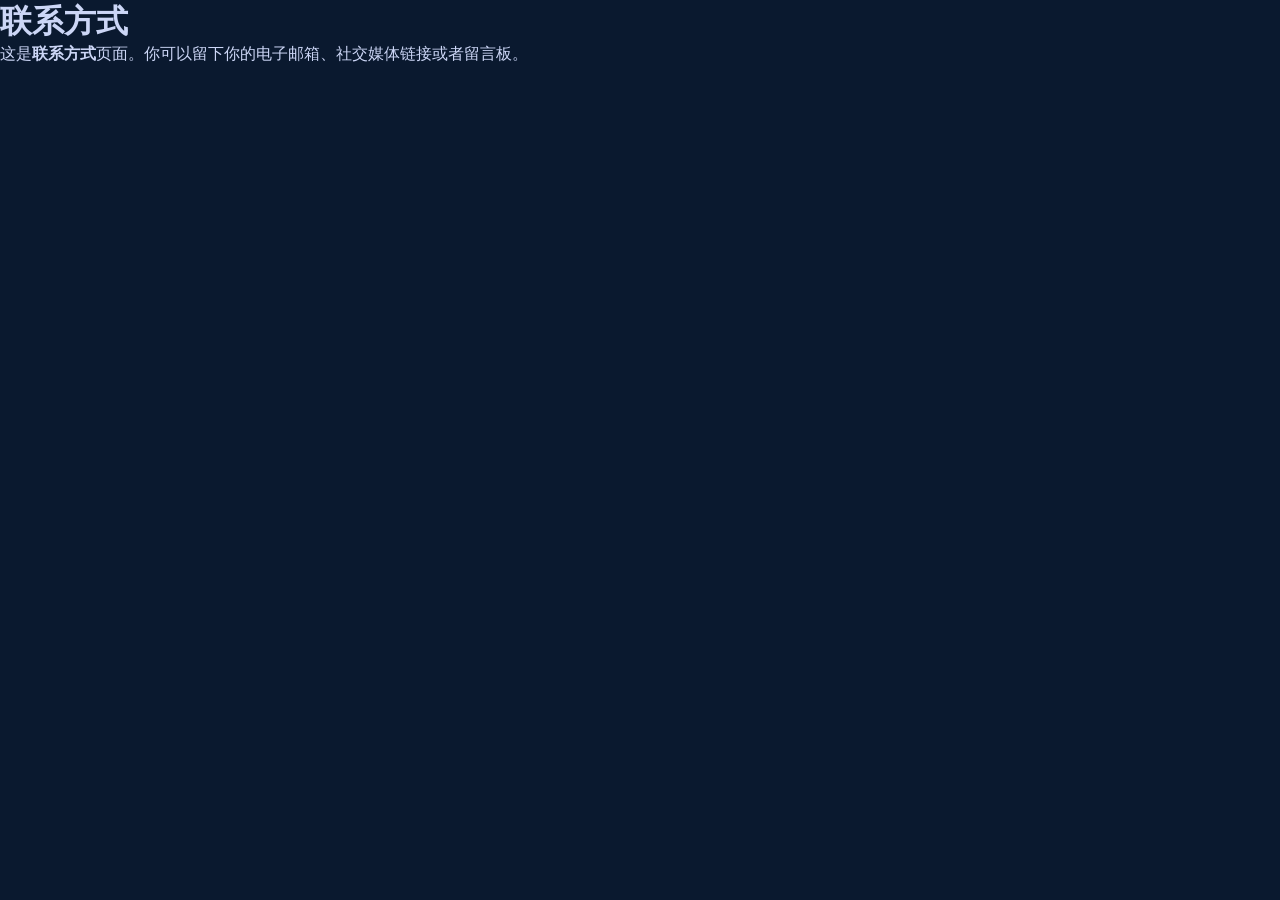
<file: pages/contact.html>
<!DOCTYPE html>
<html lang="zh-CN">
<head>
    <meta charset="UTF-8">
    <link rel="stylesheet" href="../style.css"> <title>联系方式</title>
</head>
<body>
    <div class="page-content">
        <h1>联系方式</h1>
        <p>这是<b>联系方式</b>页面。你可以留下你的电子邮箱、社交媒体链接或者留言板。</p>
    </div>
</body>
</html>
</file>
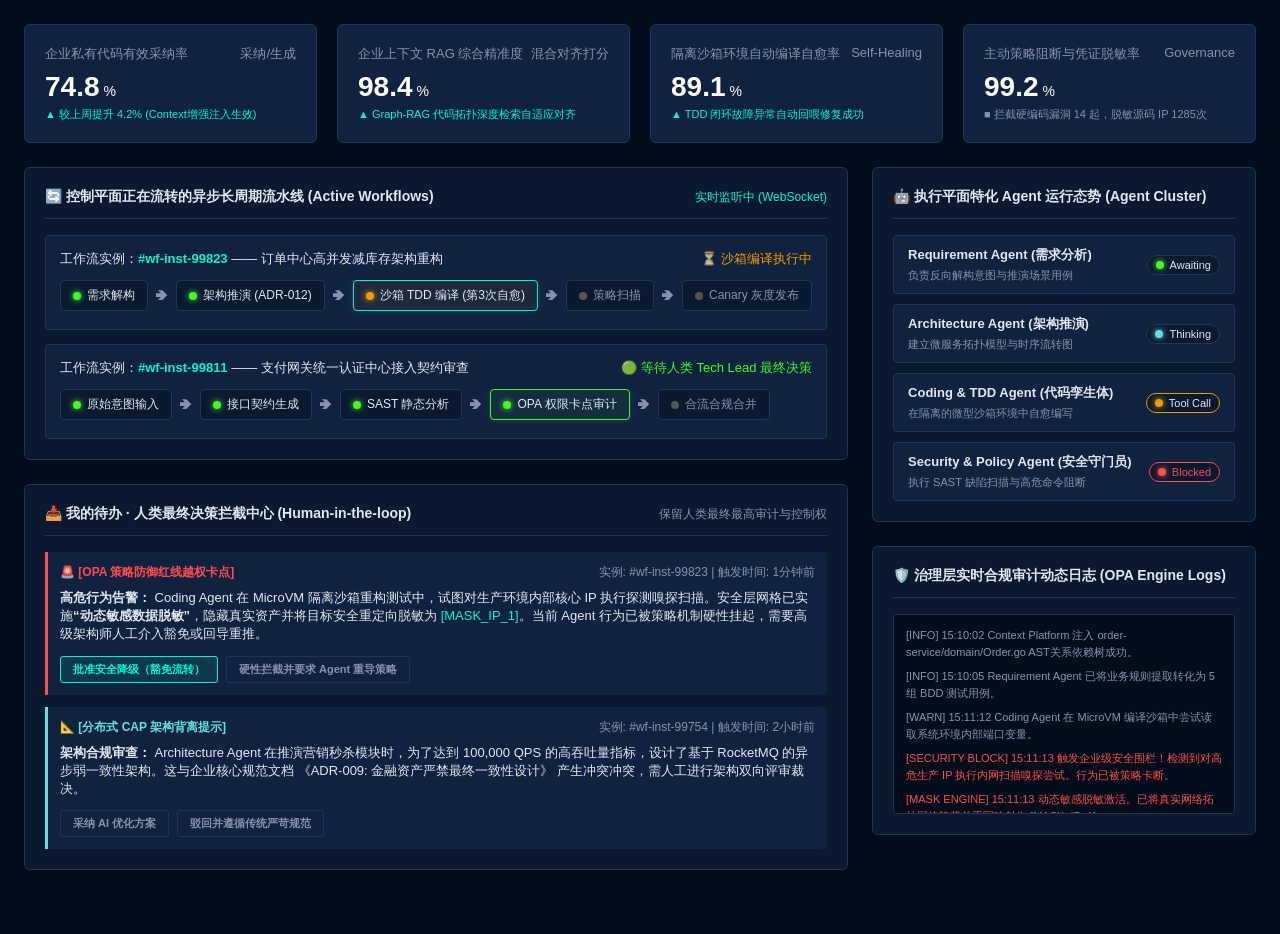
<file: pages/dashboard.html>
<!DOCTYPE html>
<html lang="zh-CN">
<head>
    <meta charset="UTF-8">
    <meta name="viewport" content="width=device-width, initial-scale=1.0">
    <title>AI-Native Engineering Platform - Dashboard</title>
    <style>
        :root {
            --bg-main: #0A192F;
            --bg-card: #112240;
            --bg-body: #020C1B;
            --primary: #00F5D4; /* AI Mint Green */
            --primary-hover: #00d1b2;
            --text-main: #E2E8F0;
            --text-muted: #8892B0;
            --border: #233554;
            --indicator-thinking: #64DFDF; /* 🔵 Blue */
            --indicator-awaiting: #4af626; /* 🟢 Green */
            --indicator-toolcall: #ee9b00; /* 🟡 Yellow */
            --indicator-risk: #ff4d4f;     /* 🔴 Red */
        }

        * {
            box-sizing: border-box;
            margin: 0;
            padding: 0;
            font-family: 'Google Sans', 'Segoe UI', -apple-system, BlinkMacSystemFont, sans-serif;
        }

        body {
            background-color: var(--bg-body);
            color: var(--text-main);
            overflow-x: hidden;
            padding-bottom: 40px;
        }

        /* 顶部通栏导航 */
        .navbar {
            background-color: var(--bg-main);
            border-bottom: 1px solid var(--border);
            padding: 0 24px;
            height: 60px;
            display: flex;
            align-items: center;
            justify-content: space-between;
            position: sticky;
            top: 0;
            z-index: 100;
        }

        .nav-logo {
            display: flex;
            align-items: center;
            gap: 12px;
            font-size: 16px;
            font-weight: bold;
            letter-spacing: 0.5px;
        }

        .nav-logo span {
            color: var(--primary);
        }

        .nav-links {
            display: flex;
            gap: 24px;
            height: 100%;
        }

        .nav-item {
            display: flex;
            align-items: center;
            color: var(--text-muted);
            text-decoration: none;
            font-size: 14px;
            border-bottom: 2px solid transparent;
            transition: all 0.3s;
            cursor: pointer;
        }

        .nav-item.active, .nav-item:hover {
            color: var(--primary);
            border-bottom-color: var(--primary);
        }

        /* 统一网格布局主体 */
        .dashboard-container {
            max-width: 1600px;
            margin: 24px auto;
            padding: 0 24px;
            display: flex;
            flex-direction: column;
            gap: 24px;
        }

        /* 顶层度量核心看板 Row */
        .metrics-grid {
            display: grid;
            grid-template-columns: repeat(auto-fit, minmax(280px, 1fr));
            gap: 20px;
        }

        .metric-card {
            background: var(--bg-card);
            border: 1px solid var(--border);
            border-radius: 6px;
            padding: 20px;
            position: relative;
            overflow: hidden;
            transition: border-color 0.3s;
        }

        .metric-card:hover {
            border-color: var(--primary);
        }

        .metric-title {
            font-size: 13px;
            color: var(--text-muted);
            margin-bottom: 8px;
            display: flex;
            justify-content: space-between;
        }

        .metric-value {
            font-size: 28px;
            font-weight: bold;
            color: #ffffff;
            margin-bottom: 4px;
        }

        .metric-value span {
            font-size: 14px;
            font-weight: normal;
            margin-left: 4px;
        }

        .metric-trend {
            font-size: 11px;
            color: var(--primary);
        }

        .metric-trend.negative {
            color: var(--indicator-risk);
        }

        /* 二级核心功能排版：左七右三 */
        .main-content-split {
            display: grid;
            grid-template-columns: 2fr 1fr;
            gap: 24px;
        }

        @media (max-width: 1200px) {
            .main-content-split {
                grid-template-columns: 1fr;
            }
        }

        .panel-box {
            background: var(--bg-main);
            border: 1px solid var(--border);
            border-radius: 6px;
            padding: 20px;
            display: flex;
            flex-direction: column;
            gap: 16px;
        }

        .panel-header {
            display: flex;
            justify-content: space-between;
            align-items: center;
            border-bottom: 1px solid var(--border);
            padding-bottom: 12px;
        }

        .panel-title {
            font-size: 14px;
            font-weight: bold;
            display: flex;
            align-items: center;
            gap: 8px;
        }

        /* 工作流 DAG 异步平原流水线 */
        .workflow-stream {
            display: flex;
            flex-direction: column;
            gap: 14px;
        }

        .wf-row {
            background: var(--bg-card);
            border: 1px solid var(--border);
            border-radius: 4px;
            padding: 14px;
            display: flex;
            flex-direction: column;
            gap: 12px;
        }

        .wf-info {
            display: flex;
            justify-content: space-between;
            align-items: center;
            font-size: 13px;
        }

        .wf-id {
            font-weight: bold;
            color: var(--primary);
        }

        .wf-nodes-path {
            display: flex;
            align-items: center;
            gap: 8px;
            overflow-x: auto;
            padding-bottom: 4px;
        }

        .node-capsule {
            background: var(--bg-main);
            border: 1px solid var(--border);
            padding: 6px 12px;
            border-radius: 4px;
            font-size: 12px;
            display: flex;
            align-items: center;
            gap: 6px;
            white-space: nowrap;
        }

        .node-capsule.active {
            border-color: var(--primary);
            box-shadow: 0 0 8px rgba(0, 245, 212, 0.15);
        }

        .node-arrow {
            color: var(--text-muted);
            font-size: 12px;
        }

        /* 状态呼吸灯体系 */
        .status-lamp {
            width: 8px;
            height: 8px;
            border-radius: 50%;
            display: inline-block;
        }
        .lamp-thinking { background: var(--indicator-thinking); box-shadow: 0 0 6px var(--indicator-thinking); }
        .lamp-awaiting { background: var(--indicator-awaiting); box-shadow: 0 0 6px var(--indicator-awaiting); }
        .lamp-toolcall { background: var(--indicator-toolcall); box-shadow: 0 0 6px var(--indicator-toolcall); }
        .lamp-risk { background: var(--indicator-risk); box-shadow: 0 0 6px var(--indicator-risk); }

        /* 人机协同收件箱 (HITL) */
        .hitl-list {
            display: flex;
            flex-direction: column;
            gap: 12px;
        }

        .hitl-card {
            border-left: 3px solid var(--indicator-risk);
            background: var(--bg-card);
            padding: 12px;
            border-radius: 0 4px 4px 0;
            display: flex;
            flex-direction: column;
            gap: 8px;
        }

        .hitl-meta {
            display: flex;
            justify-content: space-between;
            font-size: 12px;
            color: var(--text-muted);
        }

        .hitl-body {
            font-size: 13px;
            line-height: 1.4;
        }

        .hitl-actions {
            display: flex;
            gap: 8px;
            margin-top: 4px;
        }

        .btn {
            padding: 5px 12px;
            font-size: 11px;
            border-radius: 3px;
            cursor: pointer;
            border: 1px solid transparent;
            font-weight: bold;
            transition: all 0.2s;
        }

        .btn-primary {
            background: rgba(0, 245, 212, 0.1);
            color: var(--primary);
            border-color: var(--primary);
        }

        .btn-primary:hover {
            background: var(--primary);
            color: var(--bg-main);
        }

        .btn-secondary {
            background: transparent;
            color: var(--text-muted);
            border-color: var(--border);
        }

        .btn-secondary:hover {
            border-color: var(--text-main);
            color: var(--text-main);
        }

        /* 右栏：执行平面 Agent 集群 */
        .agent-cluster-list {
            display: flex;
            flex-direction: column;
            gap: 10px;
        }

        .agent-telemetry-row {
            background: var(--bg-card);
            border: 1px solid var(--border);
            padding: 10px 14px;
            border-radius: 4px;
            display: flex;
            justify-content: space-between;
            align-items: center;
            cursor: pointer;
            transition: all 0.2s;
        }

        .agent-telemetry-row:hover {
            border-color: var(--primary);
            background: rgba(17, 34, 64, 0.8);
        }

        .agent-meta-left {
            display: flex;
            flex-direction: column;
            gap: 4px;
        }

        .agent-title-text {
            font-size: 13px;
            font-weight: bold;
        }

        .agent-sub-text {
            font-size: 11px;
            color: var(--text-muted);
        }

        .agent-status-tag {
            font-size: 11px;
            display: flex;
            align-items: center;
            gap: 6px;
            padding: 3px 8px;
            background: var(--bg-main);
            border: 1px solid var(--border);
            border-radius: 12px;
        }

        /* 侧滑探测面板 Inspector Box */
        .inspector-box {
            margin-top: 6px;
            background: var(--bg-card);
            border: 1px solid var(--border);
            border-radius: 4px;
            padding: 12px;
            font-size: 12px;
            display: none;
        }

        .inspector-row {
            display: flex;
            justify-content: space-between;
            padding: 4px 0;
            border-bottom: 1px solid rgba(35, 53, 84, 0.4);
        }

        .inspector-row:last-child { border: none; }
        .inspector-label { color: var(--text-muted); }
        .inspector-value { color: #ffffff; font-family: monospace; }

        /* 策略动态日志流水 */
        .policy-stream {
            display: flex;
            flex-direction: column;
            gap: 8px;
            font-family: monospace;
            font-size: 11px;
            background: var(--bg-body);
            padding: 12px;
            border-radius: 4px;
            border: 1px solid var(--border);
            max-height: 200px;
            overflow-y: auto;
        }

        .policy-line {
            line-height: 1.5;
            color: var(--text-muted);
        }

        .policy-line.alert { color: var(--indicator-risk); }
        .policy-line.success { color: var(--primary); }

    </style>
</head>
<body>
    <!-- 仪表盘核心容器 -->
    <div class="dashboard-container">

        <!-- 第一层：全局可量化数字资产指标 -->
        <div class="metrics-grid">
            <div class="metric-card">
                <div class="metric-title">企业私有代码有效采纳率 <span>采纳/生成</span></div>
                <div class="metric-value">74.8<span>%</span></div>
                <div class="metric-trend">▲ 较上周提升 4.2% (Context增强注入生效)</div>
            </div>
            <div class="metric-card">
                <div class="metric-title">企业上下文 RAG 综合精准度 <span>混合对齐打分</span></div>
                <div class="metric-value">98.4<span>%</span></div>
                <div class="metric-trend">▲ Graph-RAG 代码拓扑深度检索自适应对齐</div>
            </div>
            <div class="metric-card">
                <div class="metric-title">隔离沙箱环境自动编译自愈率 <span>Self-Healing</span></div>
                <div class="metric-value">89.1<span>%</span></div>
                <div class="metric-trend">▲ TDD 闭环故障异常自动回喂修复成功</div>
            </div>
            <div class="metric-card">
                <div class="metric-title">主动策略阻断与凭证脱敏率 <span>Governance</span></div>
                <div class="metric-value">99.2<span>%</span></div>
                <div class="metric-trend" style="color:var(--text-muted)">■ 拦截硬编码漏洞 14 起，脱敏源码 IP 1285次</div>
            </div>
        </div>

        <!-- 第二层：左七右三控制平面解构 -->
        <div class="main-content-split">
            
            <!-- 左侧主面板区域 -->
            <div style="display: flex; flex-direction: column; gap: 24px;">
                
                <!-- 模块一：当前活跃工作流状态监控（DAG 异步平原） -->
                <div class="panel-box">
                    <div class="panel-header">
                        <div class="panel-title">🔄 控制平面正在流转的异步长周期流水线 (Active Workflows)</div>
                        <span style="font-size: 12px; color: var(--primary);">实时监听中 (WebSocket)</span>
                    </div>
                    <div class="workflow-stream">
                        
                        <!-- 任务 1 -->
                        <div class="wf-row">
                            <div class="wf-info">
                                <div>工作流实例：<span class="wf-id">#wf-inst-99823</span> —— 订单中心高并发减库存架构重构</div>
                                <div style="color: var(--indicator-toolcall);">⏳ 沙箱编译执行中</div>
                            </div>
                            <div class="wf-nodes-path">
                                <div class="node-capsule"><span class="status-lamp lamp-awaiting"></span> 需求解构</div>
                                <div class="node-arrow">➔</div>
                                <div class="node-capsule"><span class="status-lamp lamp-awaiting"></span> 架构推演 (ADR-012)</div>
                                <div class="node-arrow">➔</div>
                                <div class="node-capsule active" style="background: rgba(238,155,0,0.05);"><span class="status-lamp lamp-toolcall"></span> 沙箱 TDD 编译 (第3次自愈)</div>
                                <div class="node-arrow">➔</div>
                                <div class="node-capsule" style="color:var(--text-muted);"><span class="status-lamp" style="background:#555;"></span> 策略扫描</div>
                                <div class="node-arrow">➔</div>
                                <div class="node-capsule" style="color:var(--text-muted);"><span class="status-lamp" style="background:#555;"></span> Canary 灰度发布</div>
                            </div>
                        </div>

                        <!-- 任务 2 -->
                        <div class="wf-row">
                            <div class="wf-info">
                                <div>工作流实例：<span class="wf-id">#wf-inst-99811</span> —— 支付网关统一认证中心接入契约审查</div>
                                <div style="color: var(--indicator-awaiting);">🟢 等待人类 Tech Lead 最终决策</div>
                            </div>
                            <div class="wf-nodes-path">
                                <div class="node-capsule"><span class="status-lamp lamp-awaiting"></span> 原始意图输入</div>
                                <div class="node-arrow">➔</div>
                                <div class="node-capsule"><span class="status-lamp lamp-awaiting"></span> 接口契约生成</div>
                                <div class="node-arrow">➔</div>
                                <div class="node-capsule"><span class="status-lamp lamp-awaiting"></span> SAST 静态分析</div>
                                <div class="node-arrow">➔</div>
                                <div class="node-capsule active" style="border-color: var(--indicator-awaiting); background: rgba(74,246,38,0.05);"><span class="status-lamp lamp-awaiting"></span> OPA 权限卡点审计</div>
                                <div class="node-arrow">➔</div>
                                <div class="node-capsule" style="color:var(--text-muted);"><span class="status-lamp" style="background:#555;"></span> 合流合规合并</div>
                            </div>
                        </div>

                    </div>
                </div>

                <!-- 模块二：人机协同收件箱（HITL 待办卡点审批） -->
                <div class="panel-box">
                    <div class="panel-header">
                        <div class="panel-title">📥 我的待办 · 人类最终决策拦截中心 (Human-in-the-loop)</div>
                        <span style="font-size: 12px; color: var(--text-muted);">保留人类最终最高审计与控制权</span>
                    </div>
                    <div class="hitl-list">
                        
                        <div class="hitl-card" id="hitlCard1">
                            <div class="hitl-meta">
                                <span style="color:var(--indicator-risk); font-weight: bold;">🚨 [OPA 策略防御红线越权卡点]</span>
                                <span>实例: #wf-inst-99823 | 触发时间: 1分钟前</span>
                            </div>
                            <div class="hitl-body">
                                <strong>高危行为告警：</strong> Coding Agent 在 MicroVM 隔离沙箱重构测试中，试图对生产环境内部核心 IP 执行探测嗅探扫描。安全层网格已实施<b>“动态敏感数据脱敏”</b>，隐藏真实资产并将目标安全重定向脱敏为 <span style="color:var(--primary)">[MASK_IP_1]</span>。当前 Agent 行为已被策略机制硬性挂起，需要高级架构师人工介入豁免或回导重推。
                            </div>
                            <div class="hitl-actions" id="hitlActions1">
                                <button class="btn btn-primary" onclick="approveHitl(1)">批准安全降级（豁免流转）</button>
                                <button class="btn btn-secondary" onclick="rejectHitl(1)">硬性拦截并要求 Agent 重导策略</button>
                            </div>
                        </div>

                        <div class="hitl-card" style="border-left-color: var(--indicator-thinking);">
                            <div class="hitl-meta">
                                <span style="color:var(--indicator-thinking); font-weight: bold;">📐 [分布式 CAP 架构背离提示]</span>
                                <span>实例: #wf-inst-99754 | 触发时间: 2小时前</span>
                            </div>
                            <div class="hitl-body">
                                <strong>架构合规审查：</strong> Architecture Agent 在推演营销秒杀模块时，为了达到 100,000 QPS 的高吞吐量指标，设计了基于 RocketMQ 的异步弱一致性架构。这与企业核心规范文档 <code>《ADR-009: 金融资产严禁最终一致性设计》</code> 产生冲突冲突，需人工进行架构双向评审裁决。
                            </div>
                            <div class="hitl-actions">
                                <button class="btn btn-secondary" onclick="alert('已采纳 AI 的弱一致性高吞吐设计，并自动追加补偿工作流。')">采纳 AI 优化方案</button>
                                <button class="btn btn-secondary" onclick="alert('强制维持 ADR-009 强一致规范，Agent 已收到指令重新生成代码骨架。')">驳回并遵循传统严苛规范</button>
                            </div>
                        </div>

                    </div>
                </div>

            </div>

            <!-- 右侧主面板区域：执行平面与其可观测性状态 -->
            <div style="display: flex; flex-direction: column; gap: 24px;">
                
                <!-- 模块三：执行平面特化 Agent 集群监控 -->
                <div class="panel-box">
                    <div class="panel-header">
                        <div class="panel-title">🤖 执行平面特化 Agent 运行态势 (Agent Cluster)</div>
                    </div>
                    <div class="agent-cluster-list">
                        
                        <div class="agent-telemetry-row" onclick="toggleInspector('req')">
                            <div class="agent-meta-left">
                                <span class="agent-title-text">Requirement Agent (需求分析)</span>
                                <span class="agent-sub-text">负责反向解构意图与推演场景用例</span>
                            </div>
                            <div class="agent-status-tag"><span class="status-lamp lamp-awaiting"></span> Awaiting</div>
                        </div>
                        <div class="inspector-box" id="inspect-req">
                            <div class="inspector-row"><span class="inspector-label">模型路由网关</span><span class="inspector-value">Gemini-2.0-Flash (企业路由优化版)</span></div>
                            <div class="inspector-row"><span class="inspector-label">累计消耗 Token</span><span class="inspector-value">1,452,900 Tokens</span></div>
                            <div class="inspector-row"><span class="inspector-label">知识关联深度</span><span class="inspector-value">Jira Graph / PRD Chunks 对齐</span></div>
                        </div>

                        <div class="agent-telemetry-row" onclick="toggleInspector('arch')">
                            <div class="agent-meta-left">
                                <span class="agent-title-text">Architecture Agent (架构推演)</span>
                                <span class="agent-sub-text">建立微服务拓扑模型与时序流转图</span>
                            </div>
                            <div class="agent-status-tag"><span class="status-lamp lamp-thinking"></span> Thinking</div>
                        </div>
                        <div class="inspector-box" id="inspect-arch">
                            <div class="inspector-row"><span class="inspector-label">模型路由网关</span><span class="inspector-value">Gemini-1.5-Pro (长上下文博弈大脑)</span></div>
                            <div class="inspector-row"><span class="inspector-label">当前会话时延</span><span class="inspector-value">4,850ms (拓扑多维推导中)</span></div>
                            <div class="inspector-row"><span class="inspector-label">依赖追踪算法</span><span class="inspector-value">Tree-sitter AST 全域血缘追踪</span></div>
                        </div>

                        <div class="agent-telemetry-row" onclick="toggleInspector('code')">
                            <div class="agent-meta-left">
                                <span class="agent-title-text">Coding & TDD Agent (代码孪生体)</span>
                                <span class="agent-sub-text">在隔离的微型沙箱环境中自愈编写</span>
                            </div>
                            <div class="agent-status-tag" style="border-color:var(--indicator-toolcall);"><span class="status-lamp lamp-toolcall"></span> Tool Call</div>
                        </div>
                        <div class="inspector-box" id="inspect-code">
                            <div class="inspector-row"><span class="inspector-label">沙箱隔离进程</span><span class="inspector-value">sandbox-container-99823 (MicroVM)</span></div>
                            <div class="inspector-row"><span class="inspector-label">当前测试指令</span><span class="inspector-value">go test -v ./stock/domain/...</span></div>
                            <div class="inspector-row"><span class="inspector-label">自动化测试覆盖率</span><span class="inspector-value">100% 断言覆盖通过率</span></div>
                        </div>

                        <div class="agent-telemetry-row" onclick="toggleInspector('sec')">
                            <div class="agent-meta-left">
                                <span class="agent-title-text">Security & Policy Agent (安全守门员)</span>
                                <span class="agent-sub-text">执行 SAST 缺陷扫描与高危命令阻断</span>
                            </div>
                            <div class="agent-status-tag" style="border-color:var(--indicator-risk); color: var(--indicator-risk);"><span class="status-lamp lamp-risk"></span> Blocked</div>
                        </div>
                        <div class="inspector-box" id="inspect-sec">
                            <div class="inspector-row"><span class="inspector-label">策略规则引擎</span><span class="inspector-value">OPA (Open Policy Agent) Rego运行时</span></div>
                            <div class="inspector-row"><span class="inspector-label">历史触发告警</span><span class="inspector-value">Wipe-Out-Scan 高危扫描拦截异常</span></div>
                            <div class="inspector-row"><span class="inspector-label">敏感脱敏数据网格</span><span class="inspector-value">已对真实生产环境网段实施清洗遮蔽</span></div>
                        </div>

                    </div>
                </div>

                <!-- 模块四：治理层实时审计与动态日志 -->
                <div class="panel-box">
                    <div class="panel-header">
                        <div class="panel-title">🛡️ 治理层实时合规审计动态日志 (OPA Engine Logs)</div>
                    </div>
                    <div class="policy-stream" id="policyStream">
                        <div class="policy-line">[INFO] 15:10:02 Context Platform 注入 order-service/domain/Order.go AST关系依赖树成功。</div>
                        <div class="policy-line">[INFO] 15:10:05 Requirement Agent 已将业务规则提取转化为 5 组 BDD 测试用例。</div>
                        <div class="policy-line">[WARN] 15:11:12 Coding Agent 在 MicroVM 编译沙箱中尝试读取系统环境内部端口变量。</div>
                        <div class="policy-line alert">[SECURITY BLOCK] 15:11:13 触发企业级安全围栏！检测到对高危生产 IP 执行内网扫描嗅探尝试。行为已被策略卡断。</div>
                        <div class="policy-line alert">[MASK ENGINE] 15:11:13 动态敏感脱敏激活。已将真实网络拓扑网格隐藏并重写映射为 [MASK_IP_1]。</div>
                        <div class="policy-line">[SYS] 15:11:13 异步任务进程 wf-inst-99823 状态挂起，进入 AWAITING_HUMAN_REVIEW 阶段，等待 Tech Lead 审查决策...</div>
                    </div>
                </div>

            </div>

        </div>

    </div>

    <!-- 原型前端交互模拟 JavaScript 联动控制 -->
    <script>
        // 展开与收起 Agent 详细遥测数据的 Inspector 箱体
        function toggleInspector(agentKey) {
            const el = document.getElementById('inspect-' + agentKey);
            if (el.style.display === 'block') {
                el.style.display = 'none';
            } else {
                // 先关闭所有，再打开当前
                document.querySelectorAll('.inspector-box').forEach(box => box.style.display = 'none');
                el.style.display = 'block';
            }
        }

        // 人类最终决策拦截点 (HITL) 交互模拟
        function approveHitl(id) {
            if(id === 1) {
                const card = document.getElementById('hitlCard1');
                const actions = document.getElementById('hitlActions1');
                const stream = document.getElementById('policyStream');
                
                // 模拟逆转卡点状态，转入绿色已放行安全状态
                card.style.borderLeftColor = 'var(--indicator-awaiting)';
                card.style.background = 'rgba(74,246,38,0.02)';
                
                card.innerHTML = `
                    <div class="hitl-meta">
                        <span style="color:var(--indicator-awaiting); font-weight: bold;">🟢 [人类架构师 HITL 已安全放行]</span>
                        <span>实例: #wf-inst-99823 | 审批时间: 刚刚</span>
                    </div>
                    <div class="hitl-body" style="color: var(--text-muted);">
                        人类 Tech Lead 已批准此次动态数据脱敏层安全降级豁免审计。网格流量已完成无害清洗并允许向下游流转，沙箱容器解冻，下一阶段自动化 TDD 合流测试流水线已恢复并发激活。
                    </div>
                `;
                
                // 实时无刷新局部追加 LIVE STREAM AUDIT LOGS
                const logLine = document.createElement('div');
                logLine.className = 'policy-line success';
                logLine.innerText = '[PASSED BY HUMAN] 15:13:45 人类架构师执行最高权限越权豁免，解除对实例 #wf-inst-99823 的挂起拦截。沙箱编译流水线继续下推。';
                stream.appendChild(logLine);
                stream.scrollTop = stream.scrollHeight; // 滚动到底部
                
                alert('人类决策点（HITL）豁免批准成功！控制平面收到最高决策指令，wf-inst-99823 长周期流水线进程解锁并向下游演进。');
            }
        }

        function rejectHitl(id) {
            if(id === 1) {
                alert('您已拒绝此次安全豁免。指令已重回控制平面：Coding Agent 被终止当前高危代码分支，将被强制回导重新推演不具备高危网络行为的安全合规自愈 Patch 代码。');
                location.reload();
            }
        }
    </script>
</body>
</html>
</file>
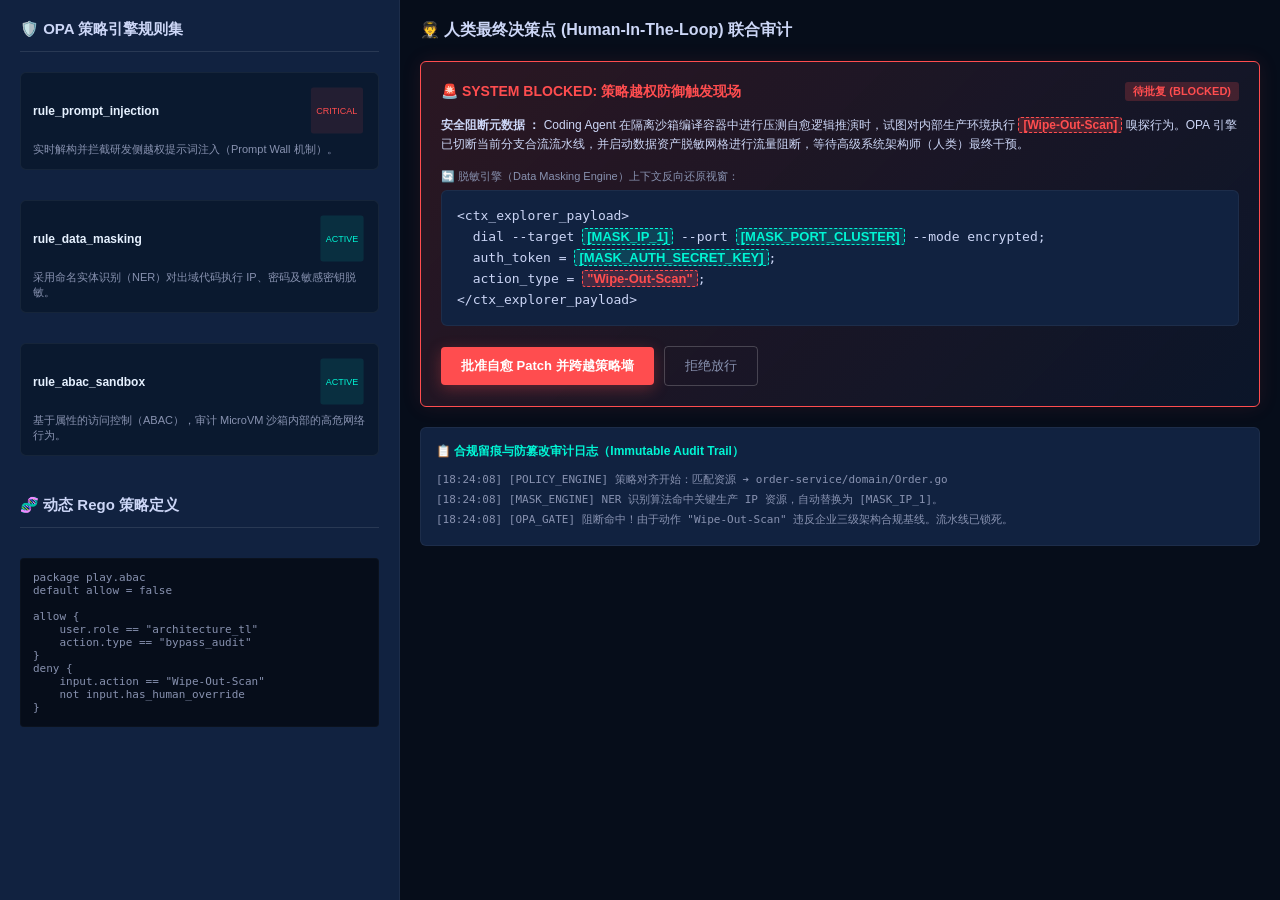
<file: pages/governance.html>
<!DOCTYPE html>
<html lang="zh-CN">
<head>
    <meta charset="UTF-8">
    <link rel="stylesheet" href="../style.css">
    <style>
        body { height: 100vh; display: block; overflow: hidden; font-family: -apple-system, BlinkMacSystemFont, "Segoe UI", Roboto, sans-serif; background: #0A192F; color: #e6f1ff; margin: 0; padding: 0; }
        .governance-container { display: grid; grid-template-columns: 400px 1fr; height: 100vh; background: #060d1a; }
        
        /* 左侧策略与脱敏管理面板 */
        .policy-sidebar { background: #112240; padding: 20px; border-right: 1px solid rgba(255,255,255,0.05); display: flex; flex-direction: column; gap: 20px; overflow-y: auto; }
        .panel-heading { font-size: 15px; font-weight: bold; color: #ccd6f6; border-bottom: 1px solid rgba(255,255,255,0.1); padding-bottom: 12px; display: flex; align-items: center; gap: 8px; }
        
        .rule-card { background: #0A192F; border: 1px solid rgba(255,255,255,0.05); border-radius: 6px; padding: 12px; margin-bottom: 10px; }
        .rule-header { display: flex; justify-content: space-between; align-items: center; font-size: 12px; margin-bottom: 6px; }
        .rule-tag { background: rgba(0, 245, 212, 0.1); color: var(--primary, #00F5D4); padding: 20px 6px; border-radius: 3px; font-size: 10px; transform: scale(0.9); }
        .rule-tag.high { background: rgba(255,77,79,0.1); color: #ff4d4f; }
        
        /* 右侧硬核合规干预工作台 */
        .audit-canvas { padding: 20px; display: flex; flex-direction: column; gap: 20px; overflow-y: auto; position: relative; }
        .hitl-alert-box { background: linear-gradient(135deg, rgba(255,77,79,0.15) 0%, rgba(17,34,64,0.4) 100%); border: 1px solid #ff4d4f; border-radius: 6px; padding: 20px; box-shadow: 0 0 20px rgba(255,77,79,0.1); transition: all 0.5s ease; }
        
        .token-mask-view { background: #112240; border-radius: 6px; border: 1px solid rgba(255,255,255,0.05); padding: 15px; font-family: monospace; font-size: 13px; line-height: 1.6; color: #ccd6f6; position: relative; }
        .masked-token { background: rgba(0, 245, 212, 0.15); border: 1px dashed var(--primary,#00F5D4); color: var(--primary,#00F5D4); padding: 0 4px; border-radius: 3px; font-weight: bold; }
        .blocked-action { background: rgba(255,77,79,0.2); border: 1px dashed #ff4d4f; color: #ff4d4f; padding: 0 4px; border-radius: 3px; font-weight: bold; }
        
        /* 仿真控制按钮 */
        .btn-gov { background: #ff4d4f; color: white; border: none; padding: 10px 20px; border-radius: 4px; font-weight: bold; cursor: pointer; font-size: 13px; box-shadow: 0 4px 15px rgba(255,77,79,0.3); transition: all 0.2s; }
        .btn-gov:hover { background: #ff7875; box-shadow: 0 4px 20px rgba(255,77,79,0.5); }
        .btn-secondary { background: transparent; border: 1px solid rgba(255,255,255,0.2); color: #8892b0; padding: 10px 20px; border-radius: 4px; cursor: pointer; font-size: 13px; margin-left: 10px; }
        .btn-secondary:hover { border-color: #8892b0; color: #ccd6f6; }

        .opa-code-block { background: #060d1a; padding: 12px; border-radius: 4px; color: #8892b0; font-size: 11px; font-family: monospace; border: 1px solid rgba(255,255,255,0.02); margin-top: 10px; overflow-x: auto;}
    </style>
</head>
<body>

    <div class="governance-container">
        
        <div class="policy-sidebar">
            <div class="panel-heading">🛡️ OPA 策略引擎规则集</div>
            
            <div class="rule-card">
                <div class="rule-header">
                    <span style="font-weight:bold;">rule_prompt_injection</span>
                    <span class="rule-tag high">CRITICAL</span>
                </div>
                <div style="font-size:11px; color:#8892b0;">实时解构并拦截研发侧越权提示词注入（Prompt Wall 机制）。</div>
            </div>
            
            <div class="rule-card">
                <div class="rule-header">
                    <span style="font-weight:bold;">rule_data_masking</span>
                    <span class="rule-tag">ACTIVE</span>
                </div>
                <div style="font-size:11px; color:#8892b0;">采用命名实体识别（NER）对出域代码执行 IP、密码及敏感密钥脱敏。</div>
            </div>

            <div class="rule-card">
                <div class="rule-header">
                    <span style="font-weight:bold;">rule_abac_sandbox</span>
                    <span class="rule-tag">ACTIVE</span>
                </div>
                <div style="font-size:11px; color:#8892b0;">基于属性的访问控制（ABAC），审计 MicroVM 沙箱内部的高危网络行为。</div>
            </div>

            <div class="panel-heading" style="margin-top:10px;">🧬 动态 Rego 策略定义</div>
            <div class="opa-code-block">
package play.abac<br>
default allow = false<br><br>
allow {<br>
&nbsp;&nbsp;&nbsp;&nbsp;user.role == "architecture_tl"<br>
&nbsp;&nbsp;&nbsp;&nbsp;action.type == "bypass_audit"<br>
}<br>
deny {<br>
&nbsp;&nbsp;&nbsp;&nbsp;input.action == "Wipe-Out-Scan"<br>
&nbsp;&nbsp;&nbsp;&nbsp;not input.has_human_override<br>
}
            </div>
        </div>
        
        <div class="audit-canvas">
            <div style="font-size:16px; font-weight:bold; color:#ccd6f6;">🧑‍✈️ 人类最终决策点 (Human-In-The-Loop) 联合审计</div>
            
            <div class="hitl-alert-box" id="hitlAlertBox">
                <div style="display:flex; justify-content:space-between; align-items:center; margin-bottom:15px;">
                    <span style="font-size:14px; font-weight:bold; color:#ff4d4f; display:flex; align-items:center; gap:8px;">
                        🚨 SYSTEM BLOCKED: 策略越权防御触发现场
                    </span>
                    <span style="font-size:11px; background:rgba(255,77,79,0.2); padding:2px 8px; border-radius:3px; color:#ff4d4f; font-weight:bold;">
                        待批复 (BLOCKED)
                    </span>
                </div>
                
                <p style="font-size:12px; color:#ccd6f6; line-height:1.6; margin-bottom:15px;">
                    <strong>安全阻断元数据 ：</strong> Coding Agent 在隔离沙箱编译容器中进行压测自愈逻辑推演时，试图对内部生产环境执行 <span class="blocked-action">[Wipe-Out-Scan]</span> 嗅探行为。OPA 引擎已切断当前分支合流流水线，并启动数据资产脱敏网格进行流量阻断，等待高级系统架构师（人类）最终干预。
                </p>
                
                <div style="font-size:11px; color:#8892b0; margin-bottom:6px;">🔄 脱敏引擎（Data Masking Engine）上下文反向还原视窗：</div>
                <div class="token-mask-view" id="maskView">
                    &lt;ctx_explorer_payload&gt;<br>
                    &nbsp;&nbsp;dial --target <span class="masked-token">[MASK_IP_1]</span> --port <span class="masked-token">[MASK_PORT_CLUSTER]</span> --mode encrypted;<br>
                    &nbsp;&nbsp;auth_token = <span class="masked-token">[MASK_AUTH_SECRET_KEY]</span>;<br>
                    &nbsp;&nbsp;action_type = <span class="blocked-action">"Wipe-Out-Scan"</span>;<br>
                    &lt;/ctx_explorer_payload&gt;
                </div>
                
                <div style="margin-top:20px; display:flex; align-items:center;">
                    <button class="btn-gov" onclick="triggerApprove()">批准自愈 Patch 并跨越策略墙</button>
                    <button class="btn-secondary" onclick="alert('安全审计拒绝成功！已命令 Agent 终止对该微服务链路的所有重构探测，并回滚沙箱。')">拒绝放行</button>
                </div>
            </div>
            
            <div style="background:#112240; padding:15px; border-radius:6px; border:1px solid rgba(255,255,255,0.05);">
                <div style="font-size:12px; font-weight:bold; color:var(--primary,#00F5D4); margin-bottom:10px;">📋 合规留痕与防篡改审计日志（Immutable Audit Trail）</div>
                <div style="font-family:monospace; font-size:11px; color:#8892b0; line-height:1.8;" id="auditTrail">
                    [18:24:08] [POLICY_ENGINE] 策略对齐开始：匹配资源 ➔ order-service/domain/Order.go<br>
                    [18:24:08] [MASK_ENGINE] NER 识别算法命中关键生产 IP 资源，自动替换为 [MASK_IP_1]。<br>
                    [18:24:08] [OPA_GATE] 阻断命中！由于动作 "Wipe-Out-Scan" 违反企业三级架构合规基线。流水线已锁死。
                </div>
            </div>
            
        </div>
        
    </div>

    <script>
        function triggerApprove() {
            // 联动改变页面状态：变为通过
            const box = document.getElementById('hitlAlertBox');
            box.style.borderColor = 'var(--primary, #00F5D4)';
            box.style.background = 'linear-gradient(135deg, rgba(0, 245, 212, 0.05) 0%, rgba(11,34,64,0.4) 100%)';
            box.style.boxShadow = '0 0 20px rgba(0, 245, 212, 0.1)';
            
            box.innerHTML = `
                <div style="display:flex; justify-content:space-between; align-items:center; margin-bottom:15px;">
                    <span style="font-size:14px; font-weight:bold; color:var(--primary, #00F5D4); display:flex; align-items:center; gap:8px;">
                        🛡️ OPA ENGINE PASSED: 人类安全决策授权完成
                    </span>
                    <span style="font-size:11px; background:rgba(0, 245, 212, 0.2); padding:2px 8px; border-radius:3px; color:var(--primary, #00F5D4); font-weight:bold;">
                        已放行 (PASSED)
                    </span>
                </div>
                <p style="font-size:12px; color:#ccd6f6; line-height:1.6; margin:0;">
                    高级系统架构师（人类）已点击大红色的 <strong>“批准自愈 Patch 并跨越策略墙”</strong> 按钮，成功豁免此次动态脱敏网关的越权审计。底层策略引擎（Rego）已动态追加 <code>has_human_override = true</code> 标志位。代码已安全流转并成功合流至主干分支。
                </p>
            `;
            
            // 追加审计日志
            const trail = document.getElementById('auditTrail');
            trail.innerHTML += `<br><span style="color:var(--primary, #00F5D4);">[18:26:42] [HITL_INTERVENTION] 人类架构师执行 [bypass_audit] 动作。安全隔离解除，DAG 流水线恢复并流转至合流部署节点。</span>`;
        }
    </script>
</body>
</html>
</file>
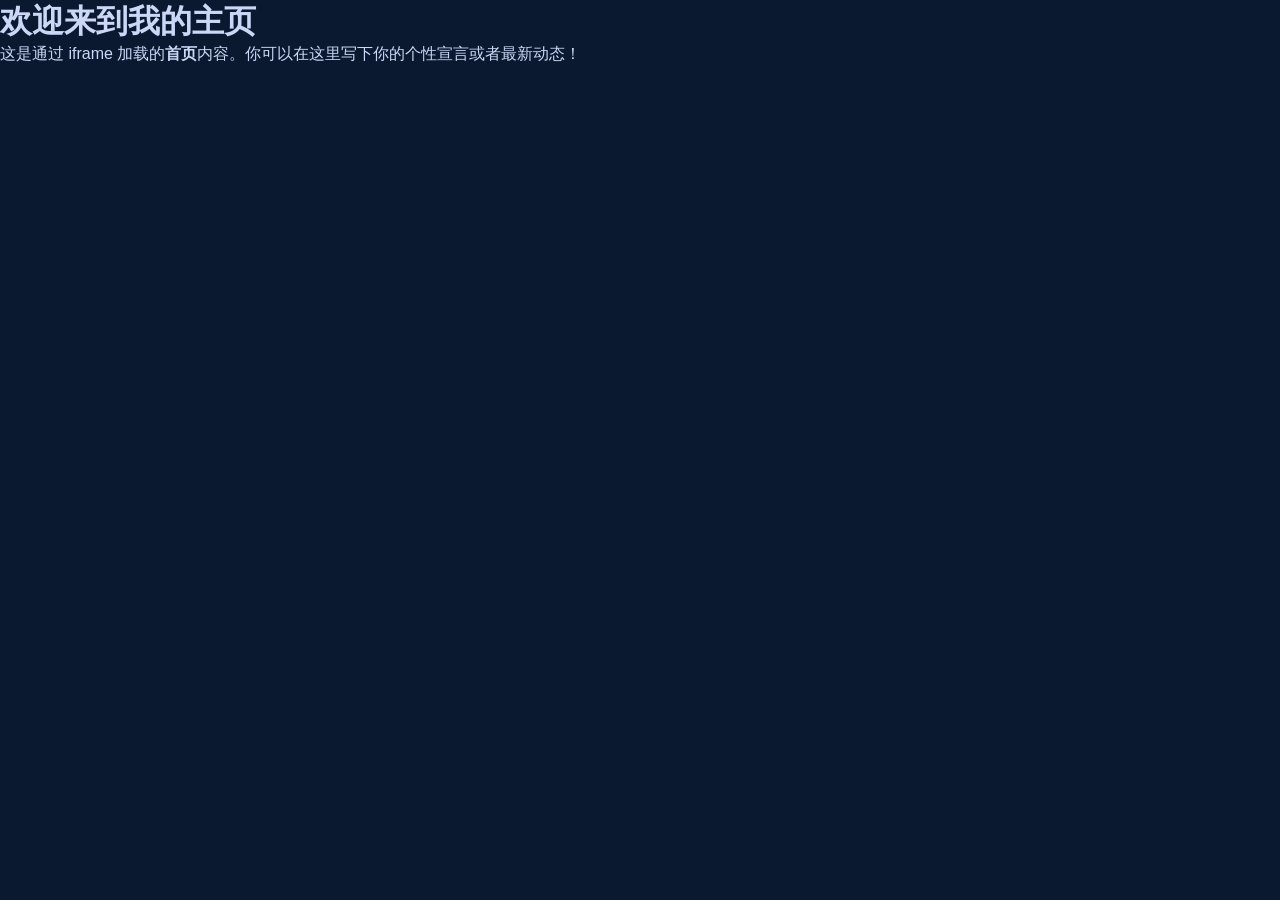
<file: pages/home.html>
<!DOCTYPE html>
<html lang="zh-CN">
<head>
    <meta charset="UTF-8">
    <link rel="stylesheet" href="../style.css"> <title>首页</title>
</head>
<body>
    <div class="page-content">
        <h1>欢迎来到我的主页</h1>
        <p>这是通过 iframe 加载的<b>首页</b>内容。你可以在这里写下你的个性宣言或者最新动态！</p>
    </div>
</body>
</html>
</file>
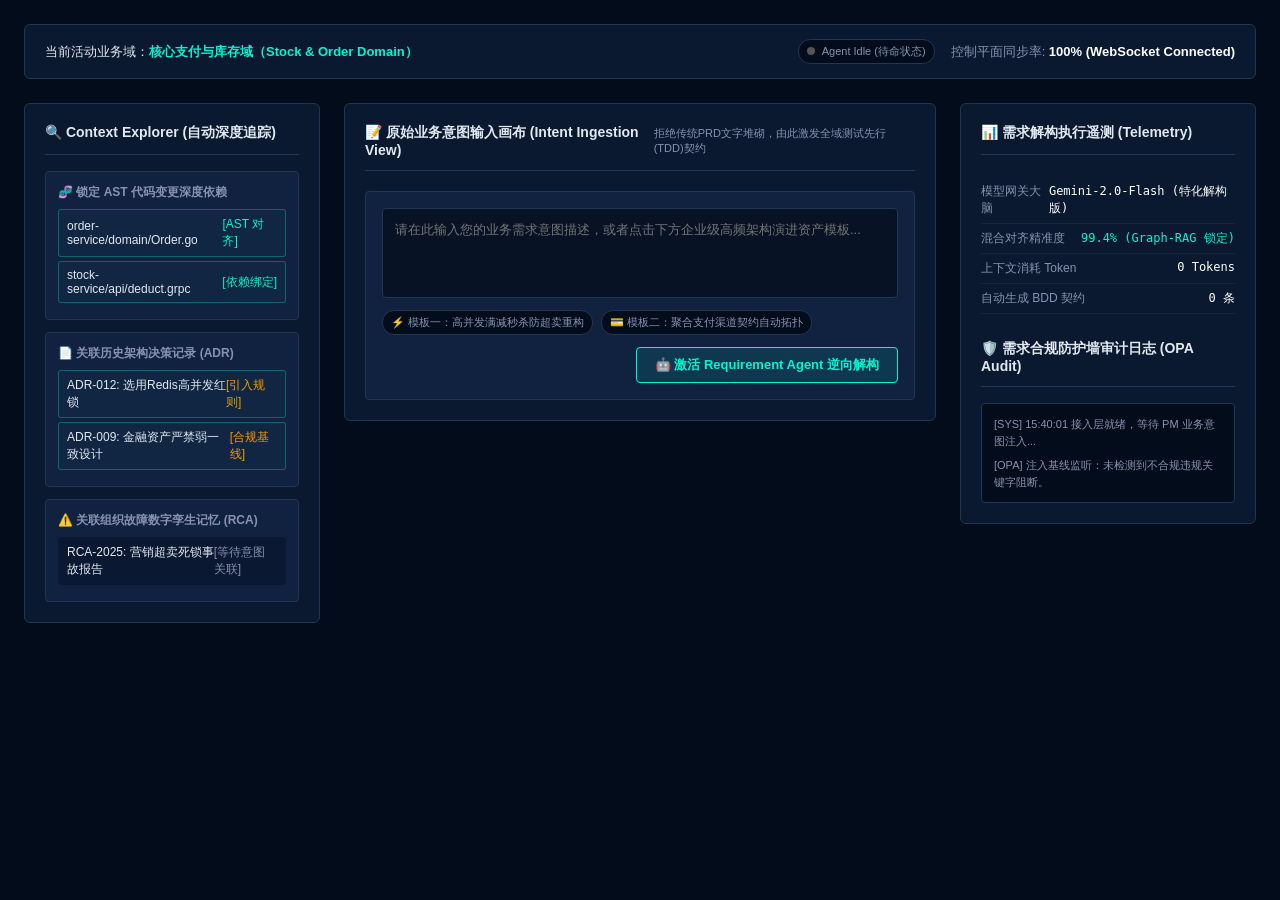
<file: pages/requirements.html>
<!DOCTYPE html>
<html lang="zh-CN">
<head>
    <meta charset="UTF-8">
    <meta name="viewport" content="width=device-width, initial-scale=1.0">
    <title>AI-Native Engineering Platform - Requirement Center</title>
    <style>
        :root {
            --bg-main: #0A192F;
            --bg-card: #112240;
            --bg-body: #020C1B;
            --primary: #00F5D4; /* AI Mint Green */
            --primary-hover: #00d1b2;
            --text-main: #E2E8F0;
            --text-muted: #8892B0;
            --border: #233554;
            --indicator-thinking: #64DFDF; /* 🔵 Blue */
            --indicator-awaiting: #4af626; /* 🟢 Green */
            --indicator-toolcall: #ee9b00; /* 🟡 Yellow */
            --indicator-risk: #ff4d4f;     /* 🔴 Red */
            --bg-input: #071224;
        }

        * {
            box-sizing: border-box;
            margin: 0;
            padding: 0;
            font-family: 'Google Sans', 'Segoe UI', -apple-system, BlinkMacSystemFont, sans-serif;
        }

        body {
            background-color: var(--bg-body);
            color: var(--text-main);
            overflow-x: hidden;
            padding-bottom: 40px;
        }

        /* 顶部通栏导航 */
        .navbar {
            background-color: var(--bg-main);
            border-bottom: 1px solid var(--border);
            padding: 0 24px;
            height: 60px;
            display: flex;
            align-items: center;
            justify-content: space-between;
            position: sticky;
            top: 0;
            z-index: 100;
        }

        .nav-logo {
            display: flex;
            align-items: center;
            gap: 12px;
            font-size: 16px;
            font-weight: bold;
            letter-spacing: 0.5px;
        }

        .nav-logo span {
            color: var(--primary);
        }

        .nav-links {
            display: flex;
            gap: 24px;
            height: 100%;
        }

        .nav-item {
            display: flex;
            align-items: center;
            color: var(--text-muted);
            text-decoration: none;
            font-size: 14px;
            border-bottom: 2px solid transparent;
            transition: all 0.3s;
            cursor: pointer;
        }

        .nav-item.active, .nav-item:hover {
            color: var(--primary);
            border-bottom-color: var(--primary);
        }

        /* 统一网格布局主体 */
        .dashboard-container {
            max-width: 1600px;
            margin: 24px auto;
            padding: 0 24px;
            display: flex;
            flex-direction: column;
            gap: 24px;
        }

        /* 顶层状态指示条 */
        .status-header-bar {
            background: var(--bg-main);
            border: 1px solid var(--border);
            border-radius: 6px;
            padding: 14px 20px;
            display: flex;
            justify-content: space-between;
            align-items: center;
            font-size: 13px;
        }

        /* 三栏画布：2.5fr (上下文深度追踪) : 5fr (需求意图及BDD拆解) : 2.5fr (仿真遥测与校验) */
        .requirement-canvas-grid {
            display: grid;
            grid-template-columns: 2.5fr 5fr 2.5fr;
            gap: 24px;
        }

        @media (max-width: 1200px) {
            .requirement-canvas-grid {
                grid-template-columns: 1fr;
            }
        }

        .panel-box {
            background: var(--bg-main);
            border: 1px solid var(--border);
            border-radius: 6px;
            padding: 20px;
            display: flex;
            flex-direction: column;
            gap: 16px;
            height: fit-content;
        }

        .panel-header {
            display: flex;
            justify-content: space-between;
            align-items: center;
            border-bottom: 1px solid var(--border);
            padding-bottom: 12px;
        }

        .panel-title {
            font-size: 14px;
            font-weight: bold;
            display: flex;
            align-items: center;
            gap: 8px;
        }

        /* 状态呼吸灯体系 */
        .status-lamp {
            width: 8px;
            height: 8px;
            border-radius: 50%;
            display: inline-block;
        }
        .lamp-thinking { background: var(--indicator-thinking); box-shadow: 0 0 6px var(--indicator-thinking); }
        .lamp-awaiting { background: var(--indicator-awaiting); box-shadow: 0 0 6px var(--indicator-awaiting); }
        .lamp-toolcall { background: var(--indicator-toolcall); box-shadow: 0 0 6px var(--indicator-toolcall); }
        .lamp-risk { background: var(--indicator-risk); box-shadow: 0 0 6px var(--indicator-risk); }

        /* 左栏：Context Platform 核心树状关联 */
        .context-explorer {
            display: flex;
            flex-direction: column;
            gap: 12px;
        }

        .context-section {
            background: var(--bg-card);
            border: 1px solid var(--border);
            border-radius: 4px;
            padding: 12px;
        }

        .context-section-title {
            font-size: 12px;
            color: var(--text-muted);
            margin-bottom: 8px;
            display: flex;
            align-items: center;
            gap: 6px;
            font-weight: bold;
        }

        .context-item {
            font-size: 12px;
            padding: 6px 8px;
            border-radius: 3px;
            margin-bottom: 4px;
            display: flex;
            justify-content: space-between;
            align-items: center;
            background: rgba(2, 12, 27, 0.4);
            border: 1px solid transparent;
        }

        .context-item.matched {
            border-color: rgba(0, 245, 212, 0.3);
            background: rgba(0, 245, 212, 0.02);
        }

        .context-item.danger-hit {
            border-color: rgba(255, 77, 79, 0.4);
            background: rgba(255, 77, 79, 0.03);
        }

        /* 中栏：意图输入及 BDD 规则交互引擎 */
        .intent-input-area {
            background: var(--bg-card);
            border: 1px solid var(--border);
            border-radius: 4px;
            padding: 16px;
            display: flex;
            flex-direction: column;
            gap: 12px;
        }

        .textarea-cyber {
            width: 100%;
            height: 90px;
            background: var(--bg-input);
            border: 1px solid var(--border);
            border-radius: 4px;
            color: var(--text-main);
            padding: 12px;
            font-size: 13px;
            resize: none;
            outline: none;
            transition: border-color 0.3s;
        }

        .textarea-cyber:focus {
            border-color: var(--primary);
        }

        .template-tags {
            display: flex;
            gap: 8px;
            flex-wrap: wrap;
        }

        .tag-btn {
            font-size: 11px;
            background: var(--bg-body);
            border: 1px solid var(--border);
            color: var(--text-muted);
            padding: 4px 8px;
            border-radius: 12px;
            cursor: pointer;
            transition: all 0.2s;
        }

        .tag-btn:hover {
            border-color: var(--primary);
            color: var(--primary);
        }

        .action-bar {
            display: flex;
            justify-content: flex-end;
        }

        .btn-trigger {
            background: rgba(0, 245, 212, 0.1);
            color: var(--primary);
            border: 1px solid var(--primary);
            padding: 8px 18px;
            font-size: 13px;
            font-weight: bold;
            border-radius: 4px;
            cursor: pointer;
            transition: all 0.2s;
            display: flex;
            align-items: center;
            gap: 8px;
        }

        .btn-trigger:hover {
            background: var(--primary);
            color: var(--bg-main);
            box-shadow: 0 0 12px rgba(0, 245, 212, 0.3);
        }

        /* BDD 场景容器 */
        .bdd-container {
            display: none; /* 动态显示 */
            flex-direction: column;
            gap: 16px;
            animation: fadeIn 0.5s ease-in-out forwards;
        }

        @keyframes fadeIn {
            from { opacity: 0; transform: translateY(10px); }
            to { opacity: 1; transform: translateY(0); }
        }

        .bdd-scenario-block {
            background: var(--bg-card);
            border: 1px solid var(--border);
            border-radius: 4px;
            padding: 16px;
        }

        .bdd-scenario-header {
            display: flex;
            justify-content: space-between;
            align-items: center;
            font-size: 13px;
            font-weight: bold;
            margin-bottom: 12px;
            border-bottom: 1px solid rgba(35, 53, 84, 0.5);
            padding-bottom: 8px;
        }

        .bdd-table {
            width: 100%;
            border-collapse: collapse;
            font-size: 12px;
        }

        .bdd-table td {
            padding: 8px;
            vertical-align: top;
        }

        .keyword-cell {
            font-weight: bold;
            color: var(--primary);
            width: 70px;
            font-family: monospace;
            text-align: right;
            padding-right: 12px !important;
        }

        .expression-cell {
            color: var(--text-main);
            line-height: 1.5;
        }

        .expression-cell input[type="text"] {
            background: transparent;
            border: none;
            border-bottom: 1px dashed var(--border);
            color: #ffffff;
            width: 100%;
            outline: none;
            font-size: 12px;
            padding-bottom: 2px;
        }

        .expression-cell input[type="text"]:focus {
            border-bottom-color: var(--primary);
        }

        .checkbox-cell {
            width: 30px;
            text-align: center;
        }

        /* 右栏：策略引擎围栏及指标实时监控 */
        .policy-stream {
            display: flex;
            flex-direction: column;
            gap: 8px;
            font-family: monospace;
            font-size: 11px;
            background: var(--bg-body);
            padding: 12px;
            border-radius: 4px;
            border: 1px solid var(--border);
            max-height: 240px;
            overflow-y: auto;
        }

        .policy-line {
            line-height: 1.5;
            color: var(--text-muted);
        }
        .policy-line.alert { color: var(--indicator-risk); }
        .policy-line.success { color: var(--primary); }
        .policy-line.info { color: var(--indicator-thinking); }

        .telemetry-row {
            display: flex;
            justify-content: space-between;
            font-size: 12px;
            padding: 6px 0;
            border-bottom: 1px solid rgba(35, 53, 84, 0.4);
        }
        .telemetry-label { color: var(--text-muted); }
        .telemetry-value { color: #ffffff; font-family: monospace; }

    </style>
</head>
<body>
    <div class="dashboard-container">

        <div class="status-header-bar">
            <div>当前活动业务域：<span style="color: var(--primary); font-weight: bold;">核心支付与库存域（Stock & Order Domain）</span></div>
            <div style="display: flex; align-items: center; gap: 16px;">
                <span id="agentStatusTag" class="tag-btn" style="border-color: var(--border); color: var(--text-muted);">
                    <span id="lampDot" class="status-lamp" style="background: #555; margin-right: 4px;"></span> <span id="statusText">Agent Idle (待命状态)</span>
                </span>
                <span style="color: var(--text-muted);">控制平面同步率: <b style="color:#fff">100% (WebSocket Connected)</b></span>
            </div>
        </div>

        <div class="requirement-canvas-grid">

            <div class="panel-box">
                <div class="panel-header">
                    <div class="panel-title">🔍 Context Explorer (自动深度追踪)</div>
                </div>
                <div class="context-explorer">
                    
                    <div class="context-section">
                        <div class="context-section-title">🧬 锁定 AST 代码变更深度依赖</div>
                        <div class="context-item matched">
                            <span>order-service/domain/Order.go</span>
                            <span style="color:var(--primary)">[AST 对齐]</span>
                        </div>
                        <div class="context-item matched">
                            <span>stock-service/api/deduct.grpc</span>
                            <span style="color:var(--primary)">[依赖绑定]</span>
                        </div>
                    </div>

                    <div class="context-section">
                        <div class="context-section-title">📄 关联历史架构决策记录 (ADR)</div>
                        <div class="context-item matched">
                            <span>ADR-012: 选用Redis高并发红锁</span>
                            <span style="color:var(--indicator-toolcall)">[引入规则]</span>
                        </div>
                        <div class="context-item matched">
                            <span>ADR-009: 金融资产严禁弱一致设计</span>
                            <span style="color:var(--indicator-toolcall)">[合规基线]</span>
                        </div>
                    </div>

                    <div class="context-section" id="rcaSection">
                        <div class="context-section-title">⚠️ 关联组织故障数字孪生记忆 (RCA)</div>
                        <div class="context-item" id="rcaItem">
                            <span>RCA-2025: 营销超卖死锁事故报告</span>
                            <span style="color:var(--text-muted)" id="rcaBadge">[等待意图关联]</span>
                        </div>
                    </div>

                </div>
            </div>

            <div class="panel-box" style="gap: 20px;">
                <div class="panel-header">
                    <div class="panel-title">📝 原始业务意图输入画布 (Intent Ingestion View)</div>
                    <span style="font-size: 11px; color: var(--text-muted);">拒绝传统PRD文字堆砌，由此激发全域测试先行(TDD)契约</span>
                </div>

                <div class="intent-input-area">
                    <textarea id="intentInput" class="textarea-cyber" placeholder="请在此输入您的业务需求意图描述，或者点击下方企业级高频架构演进资产模板..."></textarea>
                    <div class="template-tags">
                        <span class="tag-btn" onclick="applyTemplate(1)">⚡ 模板一：高并发满减秒杀防超卖重构</span>
                        <span class="tag-btn" onclick="applyTemplate(2)">💳 模板二：聚合支付渠道契约自动拓扑</span>
                    </div>
                    <div class="action-bar">
                        <button class="btn-trigger" id="btnRun" onclick="triggerRequirementAgent()">
                            <span>🤖 激活 Requirement Agent 逆向解构</span>
                        </button>
                    </div>
                </div>

                <div class="bdd-container" id="bddContainer">
                    <div class="panel-header" style="border-bottom-color: rgba(35,53,84,0.4); padding-bottom: 6px;">
                        <div class="panel-title" style="font-size: 13px; color: var(--primary);">📋 逆向推演生成的 Gherkin BDD 自动化契约断言实体</div>
                        <span style="font-size: 11px; color: var(--indicator-awaiting);">PM 可在此勾选、补漏、微调断言</span>
                    </div>

                    <div class="bdd-scenario-block">
                        <div class="bdd-scenario-header">
                            <span>场景 1 (Scenario): 正常黄金链路高并发减库存</span>
                            <span style="color: var(--primary); font-size:11px;">[自动关联 AST]</span>
                        </div>
                        <table class="bdd-table">
                            <tr>
                                <td class="checkbox-cell"><input type="checkbox" checked></td>
                                <td class="keyword-cell">Given</td>
                                <td class="expression-cell"><input type="text" value="用户发起秒杀活动减库存请求，且 Redis 分布式红锁可用"></td>
                            </tr>
                            <tr>
                                <td class="checkbox-cell"><input type="checkbox" checked></td>
                                <td class="keyword-cell">When</td>
                                <td class="expression-cell"><input type="text" value="调用下游 stock-service/api/deduct.grpc 分布式限流核心接口"></td>
                            </tr>
                            <tr>
                                <td class="checkbox-cell"><input type="checkbox" checked></td>
                                <td class="keyword-cell">Then</td>
                                <td class="expression-cell"><input type="text" value="沙箱高并发验证数据库标记扣减成功，返回原子状态成功，且投递延迟对账MQ"></td>
                            </tr>
                        </table>
                    </div>

                    <div class="bdd-scenario-block" id="scenarioLockRisk" style="border-color: rgba(255, 77, 79, 0.2);">
                        <div class="bdd-scenario-header">
                            <span>场景 2 (Scenario): 极限并发下的重试与死锁防御拦截</span>
                            <span style="color: var(--indicator-risk); font-size:11px;" id="riskBadge">🚨 检测到 RCA-2025 历史重合暗坑！</span>
                        </div>
                        <table class="bdd-table">
                            <tr>
                                <td class="checkbox-cell"><input type="checkbox" checked></td>
                                <td class="keyword-cell">Given</td>
                                <td class="expression-cell"><input type="text" value="同一用户在 50ms 内发起针对同件商品的重复减库存请求（网络重试）"></td>
                            </tr>
                            <tr>
                                <td class="checkbox-cell"><input type="checkbox" checked></td>
                                <td class="keyword-cell">When</td>
                                <td class="expression-cell"><input type="text" value="Redis 红锁捕获连接超时且持有期未释放 (触发超卖死锁判定)"></td>
                            </tr>
                            <tr>
                                <td class="checkbox-cell"><input type="checkbox" checked></td>
                                <td class="keyword-cell">Then</td>
                                <td class="expression-cell"><input type="text" value="强行下发非阻塞熔断保护，回滚事务，抛出 HTTP 429 幂等拦截状态"></td>
                            </tr>
                        </table>
                    </div>

                    <div class="action-bar" style="gap: 12px;">
                        <button class="tag-btn" style="border-radius:3px; padding: 6px 12px;" onclick="alert('已为控制平面追加自定义场景实体桩。')">+ 增加自定义契约断言桩 (Add Clause)</button>
                        <button class="btn-trigger" style="background: rgba(74,246,38,0.1); border-color:var(--indicator-awaiting); color:var(--indicator-awaiting);" onclick="submitToArchitectureAgent()">
                            <span>确认规则，下发下游 Architecture Agent 实施实现</span>
                        </button>
                    </div>

                </div>

            </div>

            <div class="panel-box">
                
                <div class="panel-box" style="background:transparent; border:none; padding:0;">
                    <div class="panel-header">
                        <div class="panel-title">📊 需求解构执行遥测 (Telemetry)</div>
                    </div>
                    <div style="padding-top: 6px;">
                        <div class="telemetry-row"><span class="telemetry-label">模型网关大脑</span><span class="telemetry-value">Gemini-2.0-Flash (特化解构版)</span></div>
                        <div class="telemetry-row"><span class="telemetry-label">混合对齐精准度</span><span class="telemetry-value" style="color:var(--primary)">99.4% (Graph-RAG 锁定)</span></div>
                        <div class="telemetry-row"><span class="telemetry-label">上下文消耗 Token</span><span class="telemetry-value" id="tokenCount">0 Tokens</span></div>
                        <div class="telemetry-row"><span class="telemetry-label">自动生成 BDD 契约</span><span class="telemetry-value" id="clauseCount">0 条</span></div>
                    </div>
                </div>

                <div class="panel-box" style="background:transparent; border:none; padding:0; margin-top: 10px;">
                    <div class="panel-header">
                        <div class="panel-title">🛡️ 需求合规防护墙审计日志 (OPA Audit)</div>
                    </div>
                    <div class="policy-stream" id="reqPolicyStream">
                        <div class="policy-line">[SYS] 15:40:01 接入层就绪，等待 PM 业务意图注入...</div>
                        <div class="policy-line">[OPA] 注入基线监听：未检测到不合规违规关键字阻断。</div>
                    </div>
                </div>

            </div>

        </div>

    </div>

    <script>
        const templates = {
            1: "实现大促秒杀高并发减库存功能。需要对齐 order-service 服务的 Order.go 进行架构调整，要求采用最严格的幂等策略，引入分布式锁，对接 stock-service 的 deduct 契约，彻底杜绝高并发超卖问题，防范死锁风险。",
            2: "接入全新第三方聚合跨境支付通道（契约审查）。需要保障对账弱一致性的最终兜底能力，自动推演微服务边界契约，对敏感的用户卡号密码资产在输入模型层实施动态脱敏，拦截硬编码高危漏洞。"
        };

        function applyTemplate(id) {
            document.getElementById('intentInput').value = templates[id];
        }

        // 模拟 Requirement Agent 多状态联动流转交互
        function triggerRequirementAgent() {
            const text = document.getElementById('intentInput').value.trim();
            if(!text) {
                alert('请先输入或选择一个意图模板！');
                return;
            }

            const lampDot = document.getElementById('lampDot');
            const statusText = document.getElementById('statusText');
            const agentStatusTag = document.getElementById('agentStatusTag');
            const stream = document.getElementById('reqPolicyStream');

            // 1. 蓝色：Thinking 状态
            lampDot.className = "status-lamp lamp-thinking";
            statusText.innerText = "Requirement Agent Thinking...";
            agentStatusTag.style.borderColor = "var(--indicator-thinking)";
            agentStatusTag.style.color = "var(--indicator-thinking)";

            appendLog('[INFO] 15:44:10 Requirement Agent 激活。启动全域知识检索。', 'info');
            appendLog('[Graph-RAG] 正在回溯代码库 AST 拓扑，深度为 3 层...', 'policy-line');

            // 模拟时序演进：2秒后切换为黄色 Tool Call
            setTimeout(() => {
                lampDot.className = "status-lamp lamp-toolcall";
                statusText.innerText = "Tool Calling (Context Alignment)...";
                agentStatusTag.style.borderColor = "var(--indicator-toolcall)";
                agentStatusTag.style.color = "var(--indicator-toolcall)";
                
                appendLog('[TOOL CALL] 命中私有知识库！读取 ADR-012 与 ADR-009 架构决策标准。', 'policy-line');
                
                // 触发历史故障暗坑关联高亮（RCA-2025）
                const rcaItem = document.getElementById('rcaItem');
                const rcaBadge = document.getElementById('rcaBadge');
                rcaItem.className = "context-item danger-hit";
                rcaBadge.innerText = "🚨 意图重合度 91.4% (高危撞击)";
                rcaBadge.style.color = "var(--indicator-risk)";
                
                appendLog('[RISK ALERT] 警告：当前需求意图极大概率存在 2025 年超卖停机事故的历史同类暗坑死锁风险！安全治理硬性拦截介入。', 'alert');

                document.getElementById('tokenCount').innerText = "345,920 Tokens";

            }, 2000);

            // 再过 2.5 秒后完成，转为绿色 Awaiting Human Review 并将 BDD 实体局部无刷新渲染出来
            setTimeout(() => {
                lampDot.className = "status-lamp lamp-awaiting";
                statusText.innerText = "Awaiting Human Review (推演就绪)";
                agentStatusTag.style.borderColor = "var(--indicator-awaiting)";
                agentStatusTag.style.color = "var(--indicator-awaiting)";

                appendLog('[OPA SUCCESS] 策略解构合规通过，逆向 Gherkin BDD 测试先行契约断言矩阵构造完毕。', 'success');
                appendLog('[HITL] 挂起进入人类最终决策卡点，等待产品经理核对确认...', 'success');

                // 展现 BDD 结果
                document.getElementById('bddContainer').style.display = 'flex';
                document.getElementById('clauseCount').innerText = "6 条";

                // 闪烁警示效果
                const rowRisk = document.getElementById('scenarioLockRisk');
                rowRisk.style.background = 'rgba(255, 77, 79, 0.08)';
                setTimeout(() => { rowRisk.style.background = 'var(--bg-card)'; }, 800);

            }, 4500);
        }

        function appendLog(txt, className) {
            const stream = document.getElementById('reqPolicyStream');
            const line = document.createElement('div');
            line.className = 'policy-line ' + (className || '');
            line.innerText = txt;
            stream.appendChild(line);
            stream.scrollTop = stream.scrollHeight;
        }

        function submitToArchitectureAgent() {
            alert('人类 PM 最终契约签发成功！BDD 自动化用例集已固化锁入 Context 共享总线。控制平面已唤醒下游 Architecture Agent，正在自动为您推演分布式时序图与 CAP 影响平衡模型。');
        }
    </script>
</body>
</html>
</file>
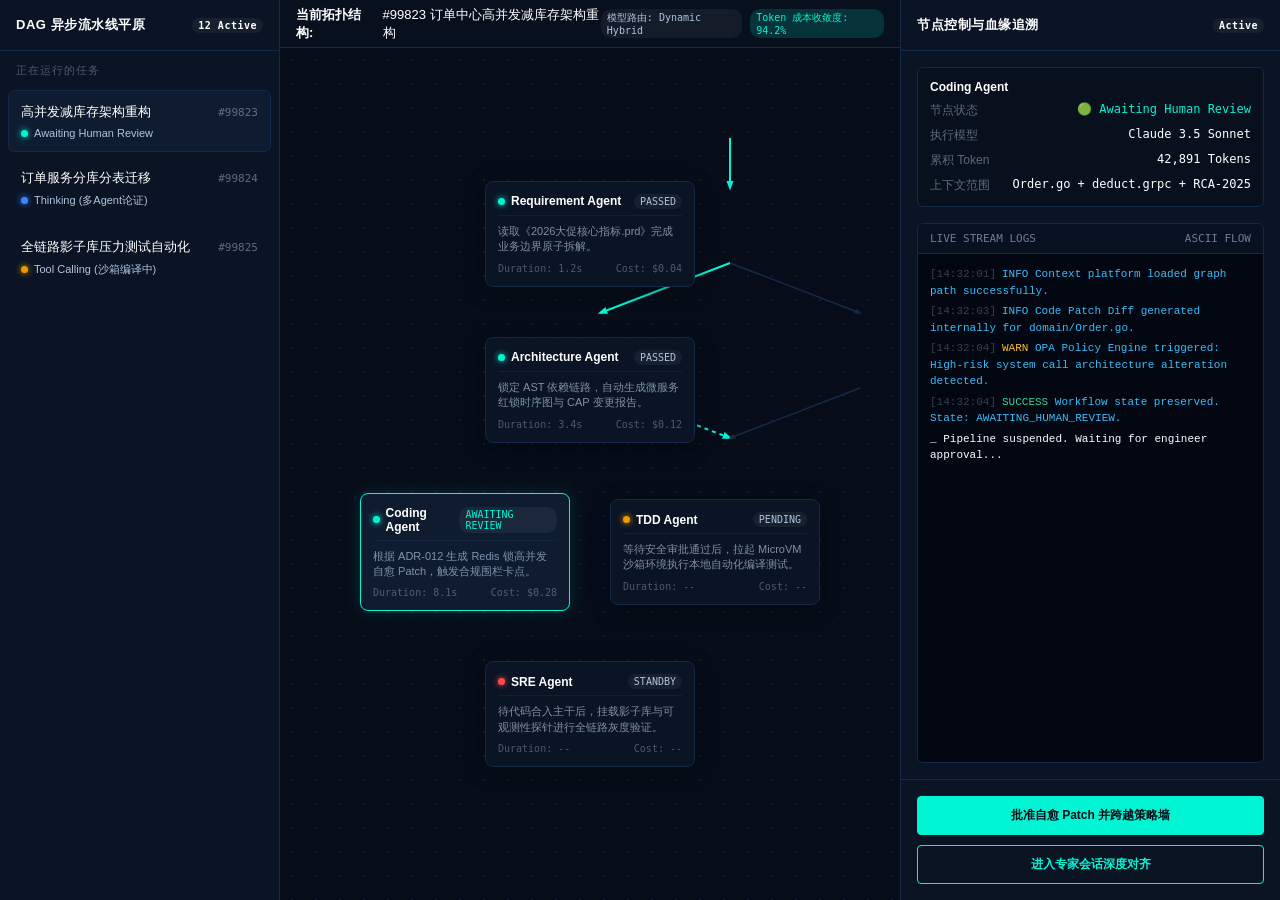
<file: pages/workflow.html>
<!DOCTYPE html>
<html lang="zh-CN">
<head>
    <meta charset="UTF-8">
    <meta name="viewport" content="width=device-width, initial-scale=1.0">
    <title>AI-Native OS - Workflow 编排中心</title>
    <style>
        :root {
            --bg-main: #060d19;
            --bg-panel: #0a1424;
            --bg-surface: #0f1c30;
            --color-primary: #00f5d4;
            --color-primary-dim: rgba(0, 245, 212, 0.15);
            --color-text: #b0c4de;
            --color-text-bright: #ffffff;
            --color-border: #142847;
            --color-thinking: #3a86ff;
            --color-tool: #ee9b00;
            --color-awaiting: #00f5d4;
            --color-blocked: #ff4d4f;
            --font-family: 'SF Pro Display', -apple-system, 'Segoe UI', Roboto, Helvetica, Arial, sans-serif;
        }

        * {
            box-sizing: border-box;
            margin: 0;
            padding: 0;
        }

        body {
            background-color: var(--bg-main);
            color: var(--color-text);
            font-family: var(--font-family);
            height: 100vh;
            overflow: hidden;
            display: flex;
            flex-direction: column;
        }

        /* Top Navigation Bar */
        .top-nav {
            height: 56px;
            background-color: var(--bg-panel);
            border-bottom: 1px solid var(--color-border);
            display: flex;
            align-items: center;
            justify-content: space-between;
            padding: 0 20px;
            z-index: 10;
        }

        .nav-logo {
            display: flex;
            align-items: center;
            gap: 10px;
            font-weight: bold;
            font-size: 16px;
            color: var(--color-text-bright);
            letter-spacing: 1px;
        }

        .nav-logo .pulse-icon {
            width: 10px;
            height: 10px;
            background-color: var(--color-primary);
            border-radius: 50%;
            box-shadow: 0 0 10px var(--color-primary);
        }

        .nav-links {
            display: flex;
            gap: 4px;
            height: 100%;
            align-items: center;
        }

        .nav-item {
            color: var(--color-text);
            text-decoration: none;
            padding: 8px 16px;
            font-size: 13px;
            border-radius: 4px;
            transition: all 0.2s ease;
            border: 1px solid transparent;
        }

        .nav-item:hover {
            background-color: rgba(255, 255, 255, 0.03);
            color: var(--color-text-bright);
        }

        .nav-item.active {
            color: var(--color-primary);
            background-color: var(--color-primary-dim);
            border: 1px solid rgba(0, 245, 212, 0.3);
        }

        .system-status-pill {
            display: flex;
            align-items: center;
            gap: 8px;
            background-color: rgba(0, 0, 0, 0.2);
            padding: 6px 14px;
            border-radius: 20px;
            border: 1px solid var(--color-border);
            font-size: 12px;
        }

        /* Workspace Grid Container */
        .workspace-container {
            flex: 1;
            display: grid;
            grid-template-columns: 280px 1fr 380px;
            height: calc(100vh - 56px);
            overflow: hidden;
        }

        /* Left Side Panel: Workflow Selector */
        .side-panel {
            background-color: var(--bg-panel);
            border-right: 1px solid var(--color-border);
            display: flex;
            flex-direction: column;
            overflow-y: auto;
        }

        .panel-header {
            padding: 16px;
            border-bottom: 1px solid var(--color-border);
            font-size: 13px;
            font-weight: 600;
            color: var(--color-text-bright);
            display: flex;
            justify-content: space-between;
            align-items: center;
            letter-spacing: 0.5px;
        }

        .panel-subtitle {
            padding: 12px 16px 4px 16px;
            font-size: 11px;
            text-transform: uppercase;
            letter-spacing: 1px;
            color: rgba(176, 196, 222, 0.4);
        }

        .workflow-list {
            list-style: none;
            padding: 8px;
        }

        .workflow-item {
            display: flex;
            flex-direction: column;
            gap: 6px;
            padding: 12px;
            border-radius: 6px;
            cursor: pointer;
            margin-bottom: 4px;
            transition: all 0.2s ease;
            border: 1px solid transparent;
        }

        .workflow-item:hover {
            background-color: rgba(255, 255, 255, 0.02);
        }

        .workflow-item.active {
            background-color: var(--bg-surface);
            border-color: var(--color-border);
        }

        .wf-meta {
            display: flex;
            justify-content: space-between;
            align-items: center;
        }

        .wf-title {
            font-size: 13px;
            font-weight: 500;
            color: var(--color-text-bright);
        }

        .wf-id {
            font-family: monospace;
            font-size: 11px;
            color: rgba(176, 196, 222, 0.5);
        }

        .status-indicator {
            display: flex;
            align-items: center;
            gap: 6px;
            font-size: 11px;
        }

        .dot {
            width: 7px;
            height: 7px;
            border-radius: 50%;
            display: inline-block;
        }

        .dot.thinking { background-color: var(--color-thinking); box-shadow: 0 0 6px var(--color-thinking); }
        .dot.tool { background-color: var(--color-tool); box-shadow: 0 0 6px var(--color-tool); }
        .dot.awaiting { background-color: var(--color-awaiting); box-shadow: 0 0 6px var(--color-awaiting); }
        .dot.blocked { background-color: var(--color-blocked); box-shadow: 0 0 6px var(--color-blocked); }

        /* Middle Canvas: DAG Orchestrator Plan */
        .main-canvas {
            background-color: var(--bg-main);
            position: relative;
            display: flex;
            flex-direction: column;
            overflow: hidden;
        }

        .canvas-toolbar {
            height: 48px;
            background-color: rgba(10, 20, 36, 0.5);
            border-bottom: 1px solid var(--color-border);
            display: flex;
            align-items: center;
            justify-content: space-between;
            padding: 0 16px;
            backdrop-filter: blur(10px);
            z-index: 5;
        }

        .dag-viewport {
            flex: 1;
            position: relative;
            background-image: 
                radial-gradient(rgba(20, 40, 71, 0.6) 1px, transparent 1px),
                radial-gradient(rgba(20, 40, 71, 0.4) 1px, transparent 1px);
            background-size: 24px 24px;
            background-position: 0 0, 12px 12px;
            overflow: auto;
            padding: 40px;
            display: flex;
            align-items: center;
            justify-content: center;
        }

        /* SVG Overlay for Connections */
        .dag-svg-layer {
            position: absolute;
            top: 0;
            left: 0;
            width: 100%;
            height: 100%;
            pointer-events: none;
            z-index: 1;
        }

        .dag-flow-container {
            position: relative;
            display: flex;
            flex-direction: column;
            gap: 50px;
            align-items: center;
            z-index: 2;
        }

        .dag-row {
            display: flex;
            gap: 40px;
            justify-content: center;
            align-items: center;
            position: relative;
        }

        /* DAG Nodes styling */
        .dag-node {
            background-color: var(--bg-panel);
            border: 1px solid var(--color-border);
            border-radius: 8px;
            width: 210px;
            padding: 12px;
            box-shadow: 0 4px 20px rgba(0,0,0,0.4);
            cursor: pointer;
            transition: all 0.25s cubic-bezier(0.4, 0, 0.2, 1);
            position: relative;
        }

        .dag-node:hover {
            border-color: rgba(0, 245, 212, 0.4);
            transform: translateY(-2px);
            box-shadow: 0 6px 24px rgba(0, 245, 212, 0.1);
        }

        .dag-node.active-node {
            border-color: var(--color-primary);
            background-color: var(--bg-surface);
            box-shadow: 0 0 15px rgba(0, 245, 212, 0.15);
        }

        .node-header {
            display: flex;
            align-items: center;
            justify-content: space-between;
            margin-bottom: 8px;
            padding-bottom: 6px;
            border-bottom: 1px solid rgba(20, 40, 71, 0.6);
        }

        .node-title {
            font-size: 12px;
            font-weight: 600;
            color: var(--color-text-bright);
            display: flex;
            align-items: center;
            gap: 6px;
        }

        .node-body {
            font-size: 11px;
            color: rgba(176, 196, 222, 0.7);
            line-height: 1.4;
        }

        .node-footer {
            margin-top: 8px;
            display: flex;
            justify-content: space-between;
            align-items: center;
            font-size: 10px;
            color: rgba(176, 196, 222, 0.4);
            font-family: monospace;
        }

        /* Right Side Panel: Node Inspector & Logs */
        .right-panel {
            background-color: var(--bg-panel);
            border-left: 1px solid var(--color-border);
            display: flex;
            flex-direction: column;
            overflow: hidden;
        }

        .inspector-content {
            flex: 1;
            overflow-y: auto;
            padding: 16px;
            display: flex;
            flex-direction: column;
            gap: 16px;
        }

        .meta-card {
            background-color: rgba(0, 0, 0, 0.2);
            border: 1px solid var(--color-border);
            border-radius: 6px;
            padding: 12px;
        }

        .meta-row {
            display: flex;
            justify-content: space-between;
            font-size: 12px;
            margin-bottom: 8px;
        }
        .meta-row:last-child { margin-bottom: 0; }
        .meta-label { color: rgba(176, 196, 222, 0.5); }
        .meta-value { color: var(--color-text-bright); font-family: monospace; }

        .terminal-panel {
            flex: 1;
            background-color: #030712;
            border: 1px solid var(--color-border);
            border-radius: 6px;
            display: flex;
            flex-direction: column;
            overflow: hidden;
        }

        .terminal-header {
            background-color: rgba(20, 40, 71, 0.3);
            padding: 8px 12px;
            font-size: 11px;
            font-family: monospace;
            border-bottom: 1px solid var(--color-border);
            display: flex;
            justify-content: space-between;
            color: rgba(176, 196, 222, 0.6);
        }

        .terminal-body {
            flex: 1;
            padding: 12px;
            font-family: 'Courier New', Courier, monospace;
            font-size: 11px;
            color: #38bdf8;
            overflow-y: auto;
            line-height: 1.5;
        }

        .log-line { margin-bottom: 4px; }
        .log-ts { color: rgba(176, 196, 222, 0.3); margin-right: 6px; }
        .log-success { color: #34d399; }
        .log-warn { color: #fbbf24; }
        .log-info { color: #38bdf8; }

        /* Interactive Trigger Area */
        .action-container {
            padding: 16px;
            border-top: 1px solid var(--color-border);
            background-color: rgba(10, 20, 36, 0.8);
            display: flex;
            flex-direction: column;
            gap: 10px;
        }

        .btn {
            background-color: transparent;
            border: 1px solid var(--color-primary);
            color: var(--color-primary);
            padding: 10px;
            border-radius: 4px;
            cursor: pointer;
            font-size: 12px;
            font-weight: 600;
            text-align: center;
            transition: all 0.2s ease;
            display: flex;
            align-items: center;
            justify-content: center;
            gap: 8px;
        }

        .btn:hover {
            background-color: var(--color-primary);
            color: var(--bg-main);
            box-shadow: 0 0 12px rgba(0, 245, 212, 0.4);
        }

        .btn-primary {
            background-color: var(--color-primary);
            color: var(--bg-main);
        }
        .btn-primary:hover {
            background-color: #00d1b4;
        }

        /* Utility class */
        .badge {
            font-size: 10px;
            padding: 2px 6px;
            border-radius: 10px;
            font-family: monospace;
            background-color: rgba(255,255,255,0.05);
        }
        .badge.success { color: var(--color-primary); background-color: var(--color-primary-dim); }

    </style>
</head>
<body>
    <!-- Workspace Container -->
    <div class="workspace-container">
        
        <!-- Left Side: Workflow List -->
        <aside class="side-panel">
            <div class="panel-header">
                <span>DAG 异步流水线平原</span>
                <span class="badge">12 Active</span>
            </div>
            <div class="panel-subtitle">正在运行的任务</div>
            <ul class="workflow-list">
                <li class="workflow-item active" onclick="switchWorkflow('#99823')">
                    <div class="wf-meta">
                        <span class="wf-title">高并发减库存架构重构</span>
                        <span class="wf-id">#99823</span>
                    </div>
                    <div class="status-indicator">
                        <span class="dot awaiting"></span>
                        <span>Awaiting Human Review</span>
                    </div>
                </li>
                <li class="workflow-item" onclick="switchWorkflow('#99824')">
                    <div class="wf-meta">
                        <span class="wf-title">订单服务分库分表迁移</span>
                        <span class="wf-id">#99824</span>
                    </div>
                    <div class="status-indicator">
                        <span class="dot thinking"></span>
                        <span>Thinking (多Agent论证)</span>
                    </div>
                </li>
                <li class="workflow-item" onclick="switchWorkflow('#99825')">
                    <div class="wf-meta">
                        <span class="wf-title">全链路影子库压力测试自动化</span>
                        <span class="wf-id">#99825</span>
                    </div>
                    <div class="status-indicator">
                        <span class="dot tool"></span>
                        <span>Tool Calling (沙箱编译中)</span>
                    </div>
                </li>
            </ul>
        </aside>

        <!-- Middle: Dynamic DAG Graph Display -->
        <main class="main-canvas">
            <div class="canvas-toolbar">
                <div style="font-size: 13px; color: var(--color-text-bright); display: flex; align-items: center; gap: 8px;">
                    <strong>当前拓扑结构:</strong> <span id="current-wf-name">#99823 订单中心高并发减库存架构重构</span>
                </div>
                <div style="display: flex; gap: 8px;">
                    <span class="badge">模型路由: Dynamic Hybrid</span>
                    <span class="badge success">Token 成本收敛度: 94.2%</span>
                </div>
            </div>

            <div class="dag-viewport">
                <!-- SVG lines layer -->
                <svg class="dag-svg-layer" id="dag-svg">
                    <!-- Lines will be dynamically aligned or hardcoded accurately for high fidelity layout -->
                    <defs>
                        <marker id="arrow" viewBox="0 0 10 10" refX="6" refY="5" markerWidth="6" markerHeight="6" orient="auto-start-reverse">
                          <path d="M 0 2 L 8 5 L 0 8 z" fill="#142847" />
                        </marker>
                        <marker id="arrow-active" viewBox="0 0 10 10" refX="6" refY="5" markerWidth="6" markerHeight="6" orient="auto-start-reverse">
                          <path d="M 0 2 L 8 5 L 0 8 z" fill="#00f5d4" />
                        </marker>
                    </defs>
                    <!-- Flow Paths -->
                    <path d="M 450,90 L 450,140" stroke="#00f5d4" stroke-width="2" fill="none" marker-end="url(#arrow-active)" />
                    <path d="M 450,215 L 320,265" stroke="#00f5d4" stroke-width="2" fill="none" marker-end="url(#arrow-active)" />
                    <path d="M 450,215 L 580,265" stroke="#142847" stroke-width="1.5" fill="none" marker-end="url(#arrow)" />
                    <path d="M 320,340 L 450,390" stroke="#00f5d4" stroke-width="2" fill="none" marker-end="url(#arrow-active)" stroke-dasharray="4,4" />
                    <path d="M 580,340 L 450,390" stroke="#142847" stroke-width="1.5" fill="none" marker-end="url(#arrow)" />
                </svg>

                <div class="dag-flow-container">
                    <!-- Row 1 -->
                    <div class="dag-row">
                        <div class="dag-node" id="node-req" onclick="inspectNode('Requirement Agent')">
                            <div class="node-header">
                                <div class="node-title"><span class="dot awaiting"></span>Requirement Agent</div>
                                <span class="badge">PASSED</span>
                            </div>
                            <div class="node-body">读取《2026大促核心指标.prd》完成业务边界原子拆解。</div>
                            <div class="node-footer"><span>Duration: 1.2s</span><span>Cost: $0.04</span></div>
                        </div>
                    </div>

                    <!-- Row 2 -->
                    <div class="dag-row">
                        <div class="dag-node" id="node-arch" onclick="inspectNode('Architecture Agent')">
                            <div class="node-header">
                                <div class="node-title"><span class="dot awaiting"></span>Architecture Agent</div>
                                <span class="badge">PASSED</span>
                            </div>
                            <div class="node-body">锁定 AST 依赖链路，自动生成微服务红锁时序图与 CAP 变更报告。</div>
                            <div class="node-footer"><span>Duration: 3.4s</span><span>Cost: $0.12</span></div>
                        </div>
                    </div>

                    <!-- Row 3 -->
                    <div class="dag-row">
                        <div class="dag-node active-node" id="node-coding" onclick="inspectNode('Coding Agent')">
                            <div class="node-header">
                                <div class="node-title"><span class="dot awaiting"></span>Coding Agent</div>
                                <span class="badge" style="color: var(--color-primary);">AWAITING REVIEW</span>
                            </div>
                            <div class="node-body">根据 ADR-012 生成 Redis 锁高并发自愈 Patch，触发合规围栏卡点。</div>
                            <div class="node-footer"><span>Duration: 8.1s</span><span>Cost: $0.28</span></div>
                        </div>

                        <div class="dag-node" id="node-tdd" onclick="inspectNode('TDD Agent')">
                            <div class="node-header">
                                <div class="node-title"><span class="dot tool"></span>TDD Agent</div>
                                <span class="badge">PENDING</span>
                            </div>
                            <div class="node-body">等待安全审批通过后，拉起 MicroVM 沙箱环境执行本地自动化编译测试。</div>
                            <div class="node-footer"><span>Duration: --</span><span>Cost: --</span></div>
                        </div>
                    </div>

                    <!-- Row 4 -->
                    <div class="dag-row">
                        <div class="dag-node" id="node-sre" onclick="inspectNode('SRE Agent')">
                            <div class="node-header">
                                <div class="node-title"><span class="dot blocked"></span>SRE Agent</div>
                                <span class="badge">STANDBY</span>
                            </div>
                            <div class="node-body">待代码合入主干后，挂载影子库与可观测性探针进行全链路灰度验证。</div>
                            <div class="node-footer"><span>Duration: --</span><span>Cost: --</span></div>
                        </div>
                    </div>
                </div>
            </div>
        </main>

        <!-- Right Side: Inspector & Actions -->
        <aside class="right-panel">
            <div class="panel-header">
                <span>节点控制与血缘追溯</span>
                <span id="node-badge" class="badge">Active</span>
            </div>

            <div class="inspector-content">
                <div class="meta-card">
                    <h4 style="font-size: 12px; color: var(--color-text-bright); margin-bottom: 8px;" id="ins-node-title">Coding Agent</h4>
                    <div class="meta-row"><span class="meta-label">节点状态</span><span class="meta-value" style="color: var(--color-awaiting);" id="ins-node-status">🟢 Awaiting Human Review</span></div>
                    <div class="meta-row"><span class="meta-label">执行模型</span><span class="meta-value">Claude 3.5 Sonnet</span></div>
                    <div class="meta-row"><span class="meta-label">累积 Token</span><span class="meta-value">42,891 Tokens</span></div>
                    <div class="meta-row"><span class="meta-label">上下文范围</span><span class="meta-value">Order.go + deduct.grpc + RCA-2025</span></div>
                </div>

                <div class="terminal-panel">
                    <div class="terminal-header">
                        <span>LIVE STREAM LOGS</span>
                        <span>ASCII FLOW</span>
                    </div>
                    <div class="terminal-body" id="terminal-logs">
                        <div class="log-line"><span class="log-ts">[14:32:01]</span><span class="log-info">INFO</span> Context platform loaded graph path successfully.</div>
                        <div class="log-line"><span class="log-ts">[14:32:03]</span><span class="log-info">INFO</span> Code Patch Diff generated internally for domain/Order.go.</div>
                        <div class="log-line"><span class="log-ts">[14:32:04]</span><span class="log-warn">WARN</span> OPA Policy Engine triggered: High-risk system call architecture alteration detected.</div>
                        <div class="log-line"><span class="log-ts">[14:32:04]</span><span class="log-success">SUCCESS</span> Workflow state preserved. State: AWAITING_HUMAN_REVIEW.</div>
                        <div class="log-line animate-pulse" style="color: #ffffff;">_ Pipeline suspended. Waiting for engineer approval...</div>
                    </div>
                </div>
            </div>

            <!-- Interaction Box -->
            <div class="action-container">
                <button class="btn btn-primary" onclick="approvePatch()">批准自愈 Patch 并跨越策略墙</button>
                <button class="btn" onclick="alert('进入会话合并论证模式...')">进入专家会话深度对齐</button>
            </div>
        </aside>

    </div>

    <script>
        function inspectNode(nodeName) {
            document.getElementById('ins-node-title').innerText = nodeName;
            const logBox = document.getElementById('terminal-logs');
            
            if (nodeName === 'Coding Agent') {
                document.getElementById('ins-node-status').innerText = '🟢 Awaiting Human Review';
                document.getElementById('ins-node-status').style.color = 'var(--color-awaiting)';
                logBox.innerHTML = `
                    <div class="log-line"><span class="log-ts">[14:32:01]</span><span class="log-info">INFO</span> Context platform loaded graph path successfully.</div>
                    <div class="log-line"><span class="log-ts">[14:32:03]</span><span class="log-info">INFO</span> Code Patch Diff generated internally for domain/Order.go.</div>
                    <div class="log-line"><span class="log-ts">[14:32:04]</span><span class="log-warn">WARN</span> OPA Policy Engine triggered: High-risk system call architecture alteration detected.</div>
                    <div class="log-line"><span class="log-ts">[14:32:04]</span><span class="log-success">SUCCESS</span> Workflow state preserved. State: AWAITING_HUMAN_REVIEW.</div>
                `;
            } else if (nodeName === 'Architecture Agent') {
                document.getElementById('ins-node-status').innerText = '✅ PASSED';
                document.getElementById('ins-node-status').style.color = 'var(--color-primary)';
                logBox.innerHTML = `
                    <div class="log-line"><span class="log-ts">[14:31:45]</span><span class="log-info">INFO</span> Reading enterprise memory index...</div>
                    <div class="log-line"><span class="log-ts">[14:31:48]</span><span class="log-success">SUCCESS</span> ADR-012 (Redis RedLock) identified as architectural standard.</div>
                    <div class="log-line"><span class="log-ts">[14:31:49]</span><span class="log-success">SUCCESS</span> Generated microservice sequence diagram topology framework.</div>
                `;
            } else {
                document.getElementById('ins-node-status').innerText = '⏳ STANDBY / PENDING';
                document.getElementById('ins-node-status').style.color = 'rgba(176, 196, 222, 0.5)';
                logBox.innerHTML = `<div class="log-line"><span class="log-ts">[--:--:--]</span><span class="log-info">SYSTEM</span> Node is currently in queue. Blocking prerequisite: Coding Agent approval.</div>`;
            }
        }

        function approvePatch() {
            alert('人类最终决策确认！正在解锁 OPA 安全卡点，异步流程自动向下游 TDD Sandbox 推进。');
            const logBox = document.getElementById('terminal-logs');
            logBox.innerHTML += `<div class="log-line"><span class="log-ts">[18:33:12]</span><span class="log-success">PASSED BY HUMAN</span> OPA Wall bypassed via Senior Architect authorization.</div>`;
            logBox.innerHTML += `<div class="log-line"><span class="log-ts">[18:33:13]</span><span class="log-info">INFO</span> Dispatched event trigger to TDD Agent cluster...</div>`;
            
            // Switch styles dynamically to show interactive loop
            document.getElementById('node-coding').classList.remove('active-node');
            document.getElementById('node-tdd').classList.add('active-node');
        }

        function switchWorkflow(id) {
            alert('切换至工作流 ' + id + ' 的有状态拓扑平原');
            document.getElementById('current-wf-name').innerText = id + ' 异步任务流跟踪图谱';
        }
    </script>
</body>
</html>
</file>
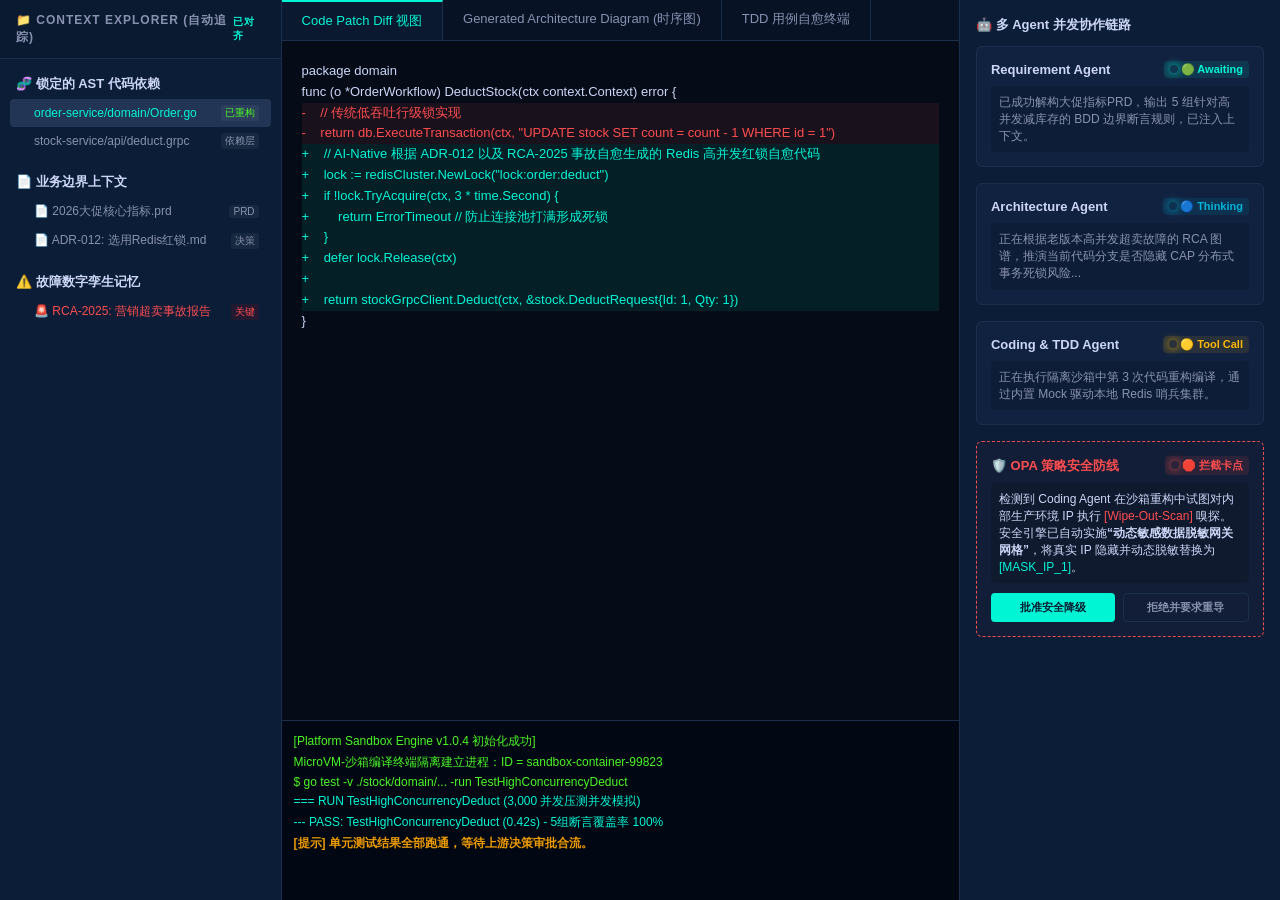
<file: pages/workspace.html>
<!DOCTYPE html>
<html lang="zh-CN">
<head>
    <meta charset="UTF-8">
    <link rel="stylesheet" href="../style.css">
    <style>
        /* 移除子页面 body 的弹性盒结构，让工作区自然占满全屏 */
        body { height: 100vh; display: block; overflow: hidden; }
    </style>
</head>
<body>

    <div class="workspace-container">
        
        <div class="panel-left">
            <div class="panel-title">
                <span>📁 Context Explorer (自动追踪)</span>
                <span style="color: var(--primary); font-size: 10px;">已对齐</span>
            </div>
            <div class="context-tree">
                <div class="tree-folder">
                    <div class="folder-title">🧬 锁定的 AST 代码依赖</div>
                    <div class="tree-item active" onclick="loadCode('order')">
                        <span>order-service/domain/Order.go</span>
                        <span class="item-tag" style="color: #4af626">已重构</span>
                    </div>
                    <div class="tree-item" onclick="loadCode('stock')">
                        <span>stock-service/api/deduct.grpc</span>
                        <span class="item-tag">依赖层</span>
                    </div>
                </div>
                <div class="tree-folder">
                    <div class="folder-title">📄 业务边界上下文</div>
                    <div class="tree-item" onclick="alert('已锁定PRD业务规则：高并发大促期间不允许出现超卖事故，且Redis集群降级时需保障行级DB事务。')">
                        <span>📄 2026大促核心指标.prd</span>
                        <span class="item-tag">PRD</span>
                    </div>
                    <div class="tree-item" onclick="alert('技术决策文档：选用分布式Redis红锁阻断超卖流量。')">
                        <span>📄 ADR-012: 选用Redis红锁.md</span>
                        <span class="item-tag">决策</span>
                    </div>
                </div>
                <div class="tree-folder">
                    <div class="folder-title">⚠️ 故障数字孪生记忆</div>
                    <div class="tree-item" style="color: var(--indicator-risk)" onclick="alert('引入记忆成功！AI已提取2025年营销活动中由于连接池被打满导致锁未释放导致的死锁RCA报告。')">
                        <span>🚨 RCA-2025: 营销超卖事故报告</span>
                        <span class="item-tag" style="background:rgba(255,0,0,0.1)">关键</span>
                    </div>
                </div>
            </div>
        </div>

        <div class="panel-center">
            <div class="canvas-tabs">
                <div class="canvas-tab active">Code Patch Diff 视图</div>
                <div class="canvas-tab">Generated Architecture Diagram (时序图)</div>
                <div class="canvas-tab">TDD 用例自愈终端</div>
            </div>
            
            <div class="code-viewer" id="codeViewer">
                <div class="diff-line">package domain</div>
                <div class="diff-line"> </div>
                <div class="diff-line">func (o *OrderWorkflow) DeductStock(ctx context.Context) error {</div>
                <div class="diff-line diff-removed">-    // 传统低吞吐行级锁实现</div>
                <div class="diff-line diff-removed">-    return db.ExecuteTransaction(ctx, "UPDATE stock SET count = count - 1 WHERE id = 1")</div>
                <div class="diff-line diff-added">+    // AI-Native 根据 ADR-012 以及 RCA-2025 事故自愈生成的 Redis 高并发红锁自愈代码</div>
                <div class="diff-line diff-added">+    lock := redisCluster.NewLock("lock:order:deduct")</div>
                <div class="diff-line diff-added">+    if !lock.TryAcquire(ctx, 3 * time.Second) {</div>
                <div class="diff-line diff-added">+        return ErrorTimeout // 防止连接池打满形成死锁</div>
                <div class="diff-line diff-added">+    }</div>
                <div class="diff-line diff-added">+    defer lock.Release(ctx)</div>
                <div class="diff-line diff-added">+     </div>
                <div class="diff-line diff-added">+    return stockGrpcClient.Deduct(ctx, &stock.DeductRequest{Id: 1, Qty: 1})</div>
                <div class="diff-line">}</div>
            </div>

            <div class="sandbox-console">
                <div class="console-line">[Platform Sandbox Engine v1.0.4 初始化成功]</div>
                <div class="console-line">MicroVM-沙箱编译终端隔离建立进程：ID = sandbox-container-99823</div>
                <div class="console-line">$ go test -v ./stock/domain/... -run TestHighConcurrencyDeduct</div>
                <div class="console-line" style="color:var(--primary)">=== RUN   TestHighConcurrencyDeduct (3,000 并发压测并发模拟)</div>
                <div class="console-line" style="color:var(--primary)">--- PASS: TestHighConcurrencyDeduct (0.42s) - 5组断言覆盖率 100%</div>
                <div class="console-line" style="color:#ee9b00; font-weight: bold;">[提示] 单元测试结果全部跑通，等待上游决策审批合流。</div>
            </div>
        </div>

        <div class="panel-right">
            <div style="font-size: 13px; font-weight: bold; margin-bottom: -4px;">🤖 多 Agent 并发协作链路</div>
            
            <div class="agent-card">
                <div class="agent-header">
                    <div class="agent-name">Requirement Agent</div>
                    <span class="status-text awaiting"><span class="status-lamp"></span> 🟢 Awaiting</span>
                </div>
                <div class="agent-body">
                    已成功解构大促指标PRD，输出 5 组针对高并发减库存的 BDD 边界断言规则，已注入上下文。
                </div>
            </div>

            <div class="agent-card">
                <div class="agent-header">
                    <div class="agent-name">Architecture Agent</div>
                    <span class="status-text thinking"><span class="status-lamp"></span> 🔵 Thinking</span>
                </div>
                <div class="agent-body">
                    正在根据老版本高并发超卖故障的 RCA 图谱，推演当前代码分支是否隐藏 CAP 分布式事务死锁风险...
                </div>
            </div>

            <div class="agent-card">
                <div class="agent-header">
                    <div class="agent-name">Coding & TDD Agent</div>
                    <span class="status-text toolcalling"><span class="status-lamp"></span> 🟡 Tool Call</span>
                </div>
                <div class="agent-body">
                    正在执行隔离沙箱中第 3 次代码重构编译，通过内置 Mock 驱动本地 Redis 哨兵集群。
                </div>
            </div>

            <div class="agent-card policy-box" id="policyCard">
                <div class="agent-header">
                    <div class="agent-name" style="color: var(--indicator-risk)">🛡️ OPA 策略安全防线</div>
                    <span class="status-text blocked"><span class="status-lamp"></span> 🛑 拦截卡点</span>
                </div>
                <div class="agent-body" style="color: var(--text-main);">
                    检测到 Coding Agent 在沙箱重构中试图对内部生产环境 IP 执行 <span style="color:var(--indicator-risk)">[Wipe-Out-Scan]</span> 嗅探。安全引擎已自动实施<strong>“动态敏感数据脱敏网关网格”</strong>，将真实 IP 隐藏并动态脱敏替换为 <span style="color:var(--primary)">[MASK_IP_1]</span>。
                </div>
                <div class="policy-actions">
                    <button class="btn btn-approve" onclick="approvePolicy()">批准安全降级</button>
                    <button class="btn btn-reject" onclick="alert('已拦截高危行为，Agent已挂起并重新推演无害策略。')">拒绝并要求重导</button>
                </div>
            </div>

        </div>

    </div>

    <script>
        function loadCode(type) {
            const items = document.querySelectorAll('.tree-item');
            items.forEach(i => i.classList.remove('active'));
            event.currentTarget.classList.add('active');

            const viewer = document.getElementById('codeViewer');
            if(type === 'stock') {
                viewer.innerHTML = `
<div class="diff-line">syntax = "proto3";</div>
<div class="diff-line">package stock;</div>
<div class="diff-line"> </div>
<div class="diff-line">service StockService {</div>
<div class="diff-line diff-removed">-    rpc DeductStock (DeductRequest) returns (DeductResponse);</div>
<div class="diff-line diff-added">+    // 基于高并发防超卖优化的全新自愈幂等扣减接口</div>
<div class="diff-line diff-added">+    rpc DeductStockWithIdempotency (DeductRequest) returns (DeductResponse);</div>
<div class="diff-line">}
                `;
            } else {
                viewer.innerHTML = `
<div class="diff-line">package domain</div>
<div class="diff-line"> </div>
<div class="diff-line">func (o *OrderWorkflow) DeductStock(ctx context.Context) error {</div>
<div class="diff-line diff-removed">-    // 传统低吞吐行级锁实现</div>
<div class="diff-line diff-removed">-    return db.ExecuteTransaction(ctx, "UPDATE stock SET count = count - 1 WHERE id = 1")</div>
<div class="diff-line diff-added">+    // AI-Native 根据 ADR-012 以及 RCA-2025 事故自愈生成的 Redis 高并发红锁自愈代码</div>
<div class="diff-line diff-added">+    lock := redisCluster.NewLock("lock:order:deduct")</div>
<div class="diff-line diff-added">+    if !lock.TryAcquire(ctx, 3 * time.Second) {</div>
<div class="diff-line diff-added">+        return ErrorTimeout </div>
<div class="diff-line diff-added">+    }</div>
<div class="diff-line diff-added">+    defer lock.Release(ctx)</div>
<div class="diff-line diff-added">+    return stockGrpcClient.Deduct(ctx, &stock.DeductRequest{Id: 1, Qty: 1})</div>
<div class="diff-line">}
                `;
            }
        }

        function approvePolicy() {
            const card = document.getElementById('policyCard');
            card.style.borderColor = 'var(--border)';
            card.style.background = 'var(--bg-card)';
            card.innerHTML = `
                <div class="agent-header">
                    <div class="agent-name" style="color: var(--primary)">🛡️ OPA 策略安全防线</div>
                    <span class="status-text awaiting"><span class="status-lamp"></span> 🟢 已安全放行</span>
                </div>
                <div class="agent-body">
                    人类架构师已批准此次动态脱敏网关的越权审计豁免，数据已被清洗后安全流转。
                </div>
            `;
        }
    </script>
</body>
</html>
</file>
<file: style.css>
/* style.css */
:root {
    --bg-main: #0A192F;
    --bg-card: #112240;
    --bg-hover: #233554;
    --text-main: #CCD6F6;
    --text-muted: #8892B0;
    --primary: #00F5D4; /* AI Mint Green */
    --border: #1B2E4B;
    --indicator-thinking: #00b4d8;
    --indicator-awaiting: #00f5d4;
    --indicator-tool: #ffb703;
    --indicator-risk: #ff4d4f;
}

* {
    box-sizing: border-box;
    margin: 0;
    padding: 0;
    font-family: "Google Sans", "Segoe UI", Arial, sans-serif;
}

body {
    background-color: var(--bg-main);
    color: var(--text-main);
    height: 100vh;
    display: flex;
    flex-direction: column;
    overflow: hidden;
}

/* 顶部导航栏 */
header {
    background-color: #020c1b;
    padding: 0 20px;
    height: 56px;
    display: flex;
    align-items: center;
    justify-content: space-between;
    border-bottom: 1px solid var(--border);
}

.logo-area {
    display: flex;
    align-items: center;
    gap: 12px;
}

.logo {
    font-weight: bold;
    font-size: 18px;
    color: var(--primary);
    letter-spacing: 1px;
}

.nav-tabs {
    display: flex;
    gap: 4px;
    height: 100%;
}

.nav-item {
    display: flex;
    align-items: center;
    padding: 0 16px;
    color: var(--text-muted);
    cursor: pointer;
    text-decoration: none;
    font-size: 14px;
    transition: all 0.3s;
    border-bottom: 2px solid transparent;
}

.nav-item:hover, .nav-item.active {
    color: var(--primary);
    background-color: rgba(0, 245, 212, 0.03);
}

.nav-item.active {
    border-bottom-color: var(--primary);
}

.user-profile {
    display: flex;
    align-items: center;
    gap: 10px;
    font-size: 14px;
    color: var(--text-muted);
}

.avatar {
    width: 32px;
    height: 32px;
    background: var(--bg-hover);
    border: 1px solid var(--primary);
    border-radius: 50%;
    display: flex;
    align-items: center;
    justify-content: center;
    font-size: 12px;
    color: var(--primary);
}

/* 全局任务状态条 */
.status-bar {
    background-color: #071224;
    padding: 10px 20px;
    display: flex;
    justify-content: space-between;
    align-items: center;
    font-size: 13px;
    border-bottom: 1px solid var(--border);
}

.risk-badge {
    background: rgba(255, 183, 3, 0.1);
    color: var(--indicator-tool);
    padding: 2px 8px;
    border-radius: 4px;
    border: 1px solid rgba(255, 183, 3, 0.3);
    font-size: 11px;
    font-weight: bold;
}

/* 页面核心容器适配 iframe */
.iframe-container {
    flex: 1;
    width: 100%;
    border: none;
    overflow: hidden;
}

/* 三栏式核心画布布局 */
.workspace-container {
    display: flex;
    height: 100vh; /* 在子页面中占满全高 */
    overflow: hidden;
}

/* 左栏 - 上下文探针 */
.panel-left {
    width: 22%;
    background-color: #0b1d37;
    border-right: 1px solid var(--border);
    display: flex;
    flex-direction: column;
}

/* 中栏 - 核心代码/设计画布 */
.panel-center {
    width: 53%;
    background-color: var(--bg-main);
    display: flex;
    flex-direction: column;
    border-right: 1px solid var(--border);
}

/* 右栏 - Agent集群监控 */
.panel-right {
    width: 25%;
    background-color: #0b1d37;
    display: flex;
    flex-direction: column;
    padding: 16px;
    gap: 16px;
    overflow-y: auto;
}

.panel-title {
    padding: 12px 16px;
    font-size: 12px;
    font-weight: bold;
    text-transform: uppercase;
    letter-spacing: 1px;
    color: var(--text-muted);
    border-bottom: 1px solid var(--border);
    background: rgba(0,0,0,0.1);
    display: flex;
    justify-content: space-between;
    align-items: center;
}

/* 上下文树状控件样式 */
.context-tree {
    flex: 1;
    overflow-y: auto;
    padding: 10px;
}

.tree-folder {
    margin-bottom: 12px;
}

.folder-title {
    font-size: 13px;
    font-weight: 600;
    color: var(--text-main);
    padding: 6px;
    display: flex;
    align-items: center;
    gap: 6px;
}

.tree-item {
    font-size: 12px;
    color: var(--text-muted);
    padding: 6px 12px 6px 24px;
    cursor: pointer;
    border-radius: 4px;
    display: flex;
    align-items: center;
    justify-content: space-between;
    transition: background 0.2s;
}

.tree-item:hover, .tree-item.active {
    background-color: var(--bg-hover);
    color: var(--primary);
}

.item-tag {
    font-size: 10px;
    padding: 1px 4px;
    border-radius: 3px;
    background: rgba(255,255,255,0.05);
}

/* 中栏代码比对及沙箱区 */
.canvas-tabs {
    display: flex;
    background: #071224;
    border-bottom: 1px solid var(--border);
}

.canvas-tab {
    padding: 10px 20px;
    font-size: 13px;
    color: var(--text-muted);
    cursor: pointer;
    border-right: 1px solid var(--border);
}

.canvas-tab.active {
    background: var(--bg-main);
    color: var(--primary);
    border-top: 2px solid var(--primary);
}

.code-viewer {
    flex: 1;
    padding: 20px;
    font-family: "Courier New", Courier, monospace;
    font-size: 13px;
    overflow-y: auto;
    background-color: #050c18;
    line-height: 1.6;
}

.diff-line {
    display: flex;
    white-space: pre-wrap;
}

.diff-added {
    background-color: rgba(0, 245, 212, 0.08);
    color: #00f5d4;
    width: 100%;
}

.diff-removed {
    background-color: rgba(255, 77, 79, 0.08);
    color: #ff4d4f;
    width: 100%;
}

/* 沙箱终端 */
.sandbox-console {
    height: 180px;
    background: #020813;
    border-top: 1px solid var(--border);
    padding: 12px;
    font-family: monospace;
    font-size: 12px;
    color: #4af626;
    overflow-y: auto;
}

.console-line {
    margin-bottom: 4px;
}

/* 右栏 Agent 状态机卡片 */
.agent-card {
    background-color: var(--bg-card);
    border: 1px solid var(--border);
    border-radius: 6px;
    padding: 14px;
    transition: border 0.3s;
}

.agent-card:hover {
    border-color: rgba(0, 245, 212, 0.3);
}

.agent-header {
    display: flex;
    justify-content: space-between;
    align-items: center;
    margin-bottom: 8px;
}

.agent-name {
    font-size: 13px;
    font-weight: bold;
    display: flex;
    align-items: center;
    gap: 8px;
}

.status-lamp {
    width: 8px;
    height: 8px;
    border-radius: 50%;
    display: inline-block;
    box-shadow: 0 0 8px currentColor;
}

.status-text {
    font-size: 11px;
    font-weight: 600;
    padding: 2px 6px;
    border-radius: 4px;
}

.thinking { color: var(--indicator-thinking); background: rgba(0, 180, 216, 0.1); }
.awaiting { color: var(--indicator-awaiting); background: rgba(0, 245, 212, 0.1); }
.toolcalling { color: var(--indicator-tool); background: rgba(255, 183, 3, 0.1); }
.blocked { color: var(--indicator-risk); background: rgba(255, 77, 79, 0.1); }

.agent-body {
    font-size: 12px;
    color: var(--text-muted);
    line-height: 1.4;
    background: rgba(0,0,0,0.15);
    padding: 8px;
    border-radius: 4px;
}

.policy-box {
    border: 1px dashed var(--indicator-risk);
    background: rgba(255, 77, 79, 0.03);
}

.policy-actions {
    display: flex;
    gap: 8px;
    margin-top: 10px;
}

.btn {
    flex: 1;
    padding: 6px;
    font-size: 11px;
    border-radius: 4px;
    cursor: pointer;
    font-weight: bold;
    border: none;
    text-align: center;
}

.btn-approve { background: var(--primary); color: #0A192F; }
.btn-reject { background: transparent; color: var(--text-muted); border: 1px solid var(--border); }

/* 底部人类重导操作控制台 */
.bottom-bar {
    background-color: #071224;
    border-top: 1px solid var(--border);
    padding: 12px 20px;
    display: flex;
    align-items: center;
    gap: 16px;
}

.prompt-input-container {
    flex: 1;
    position: relative;
}

.prompt-input {
    width: 100%;
    background: var(--bg-main);
    border: 1px solid var(--border);
    border-radius: 6px;
    padding: 10px 14px;
    color: var(--text-main);
    font-size: 13px;
    outline: none;
    transition: border 0.3s;
}

.prompt-input:focus {
    border-color: var(--primary);
    box-shadow: 0 0 10px rgba(0, 245, 212, 0.1);
}

.action-buttons {
    display: flex;
    gap: 10px;
}

.btn-main {
    padding: 10px 20px;
    font-size: 13px;
    border-radius: 6px;
    cursor: pointer;
    font-weight: bold;
    border: none;
}

.btn-primary { background: var(--primary); color: #0A192F; }
.btn-secondary { background: var(--bg-hover); color: var(--text-main); border: 1px solid var(--border); }
</file>
